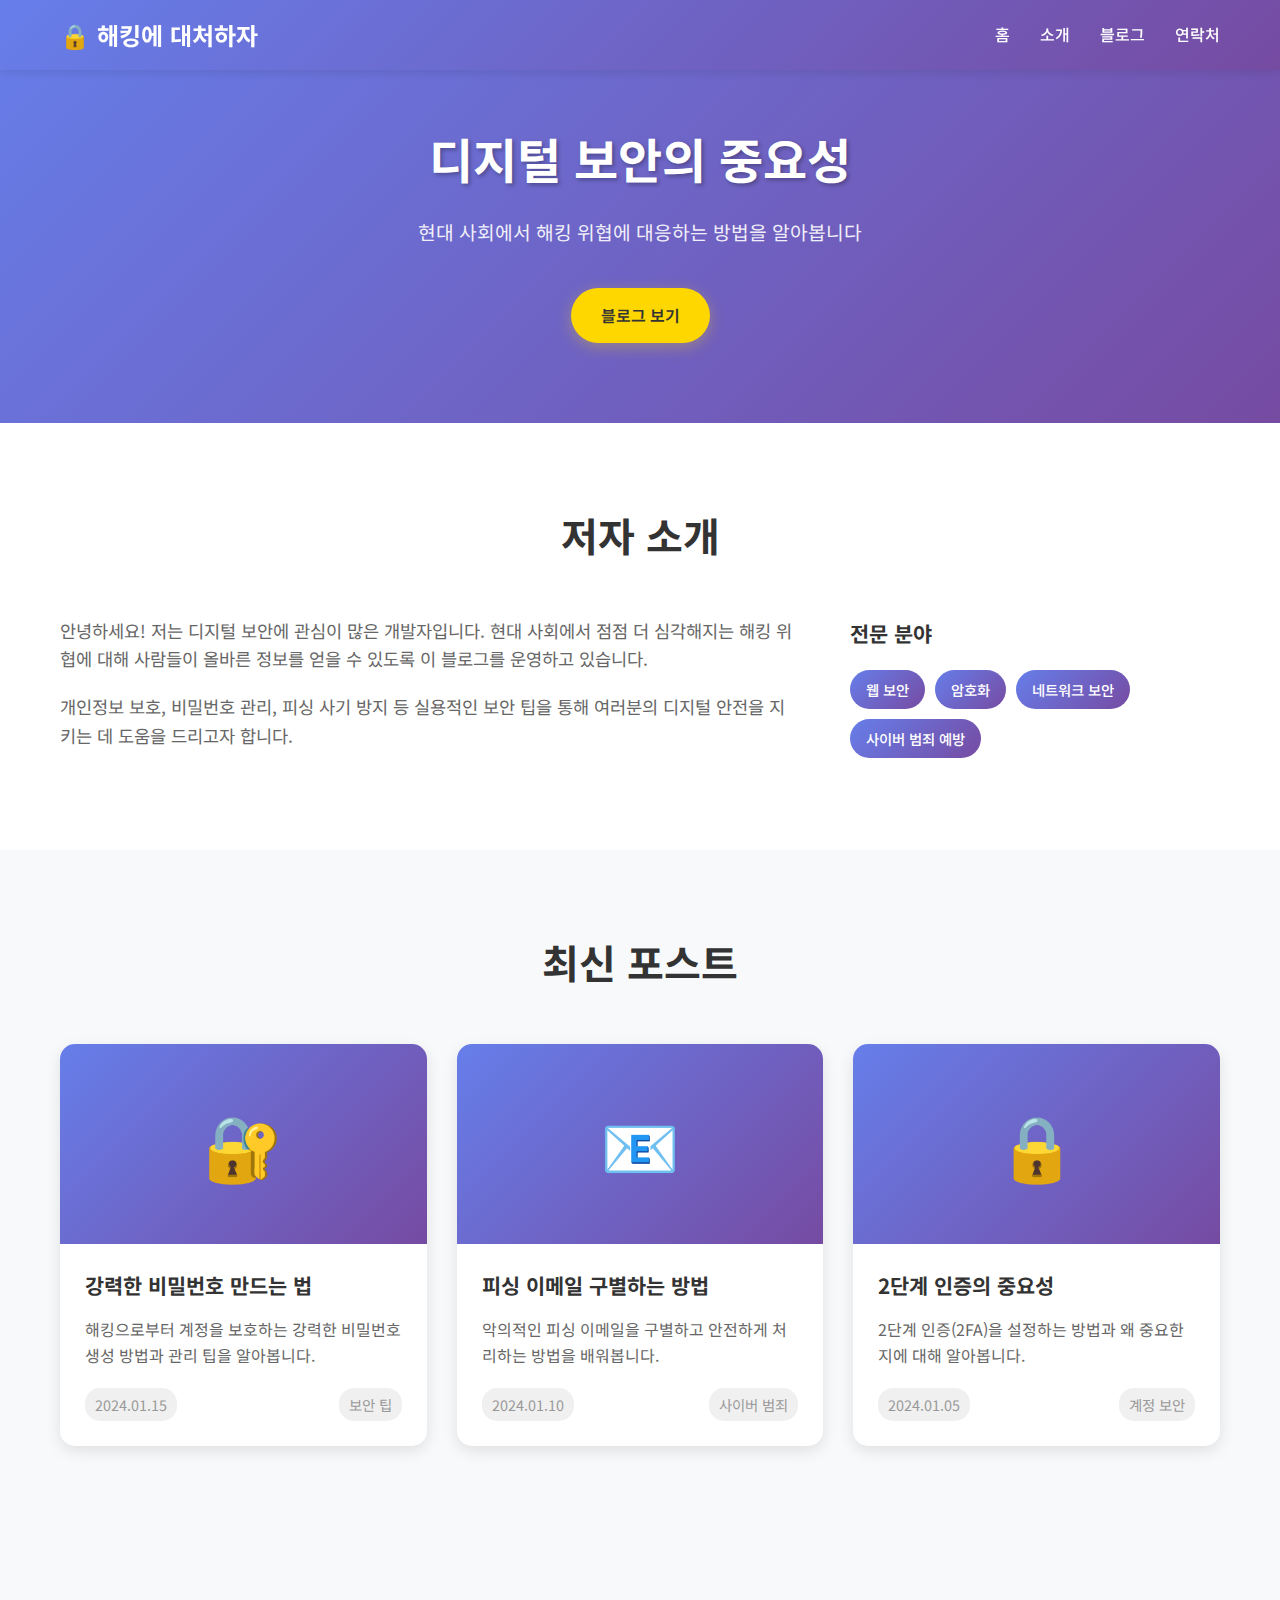
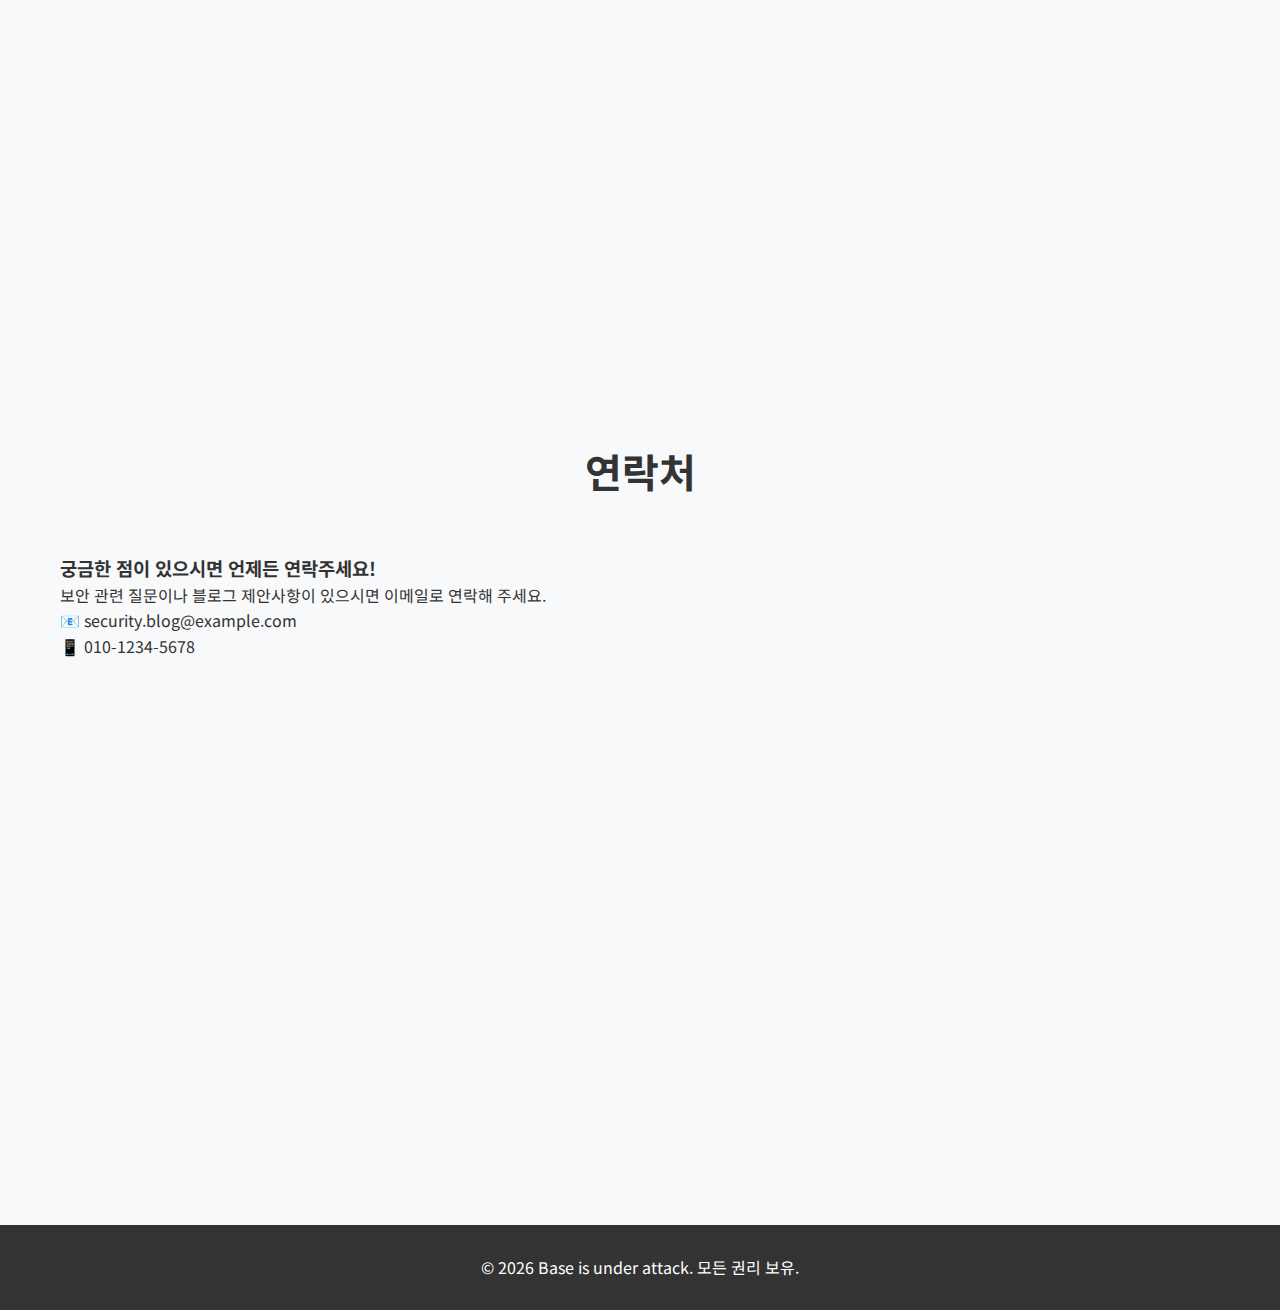
<file: index.html>
<!DOCTYPE html>
<html lang="ko">
<head>
    <meta charset="UTF-8">
    <meta name="viewport" content="width=device-width, initial-scale=1.0">
    <title>해킹에 대처하자 - 보안 블로그</title>
    <link rel="stylesheet" href="styles.css">
    <link href="https://fonts.googleapis.com/css2?family=Noto+Sans+KR:wght@300;400;500;700&display=swap" rel="stylesheet">
</head>
<body>
    <header class="header">
        <nav class="nav">
            <div class="nav-container">
                <h1 class="logo">🔒 해킹에 대처하자</h1>
                <ul class="nav-menu">
                    <li><a href="#home" class="nav-link">홈</a></li>
                    <li><a href="#about" class="nav-link">소개</a></li>
                    <li><a href="#blog" class="nav-link">블로그</a></li>
                    <li><a href="#contact" class="nav-link">연락처</a></li>
                </ul>
            </div>
        </nav>
    </header>

    <main>
        <section id="home" class="hero">
            <div class="hero-container">
                <h2 class="hero-title">디지털 보안의 중요성</h2>
                <p class="hero-subtitle">현대 사회에서 해킹 위협에 대응하는 방법을 알아봅니다</p>
                <a href="#blog" class="cta-button">블로그 보기</a>
            </div>
        </section>

        <section id="about" class="about">
            <div class="container">
                <h2 class="section-title">저자 소개</h2>
                <div class="about-content">
                    <div class="about-text">
                        <p>안녕하세요! 저는 디지털 보안에 관심이 많은 개발자입니다. 현대 사회에서 점점 더 심각해지는 해킹 위협에 대해 사람들이 올바른 정보를 얻을 수 있도록 이 블로그를 운영하고 있습니다.</p>
                        <p>개인정보 보호, 비밀번호 관리, 피싱 사기 방지 등 실용적인 보안 팁을 통해 여러분의 디지털 안전을 지키는 데 도움을 드리고자 합니다.</p>
                    </div>
                    <div class="skills">
                        <h3>전문 분야</h3>
                        <div class="skill-tags">
                            <span class="skill-tag">웹 보안</span>
                            <span class="skill-tag">암호화</span>
                            <span class="skill-tag">네트워크 보안</span>
                            <span class="skill-tag">사이버 범죄 예방</span>
                        </div>
                    </div>
                </div>
            </div>
        </section>

        <section id="blog" class="blog">
            <div class="container">
                <h2 class="section-title">최신 포스트</h2>
                <div class="blog-grid">
                    <article class="blog-card">
                        <div class="blog-card-image">
                            <div class="image-placeholder">🔐</div>
                        </div>
                        <div class="blog-card-content">
                            <h3>강력한 비밀번호 만드는 법</h3>
                            <p>해킹으로부터 계정을 보호하는 강력한 비밀번호 생성 방법과 관리 팁을 알아봅니다.</p>
                            <div class="blog-meta">
                                <span class="date">2024.01.15</span>
                                <span class="category">보안 팁</span>
                            </div>
                        </div>
                    </article>

                    <article class="blog-card">
                        <div class="blog-card-image">
                            <div class="image-placeholder">📧</div>
                        </div>
                        <div class="blog-card-content">
                            <h3>피싱 이메일 구별하는 방법</h3>
                            <p>악의적인 피싱 이메일을 구별하고 안전하게 처리하는 방법을 배워봅니다.</p>
                            <div class="blog-meta">
                                <span class="date">2024.01.10</span>
                                <span class="category">사이버 범죄</span>
                            </div>
                        </div>
                    </article>

                    <article class="blog-card">
                        <div class="blog-card-image">
                            <div class="image-placeholder">🔒</div>
                        </div>
                        <div class="blog-card-content">
                            <h3>2단계 인증의 중요성</h3>
                            <p>2단계 인증(2FA)을 설정하는 방법과 왜 중요한지에 대해 알아봅니다.</p>
                            <div class="blog-meta">
                                <span class="date">2024.01.05</span>
                                <span class="category">계정 보안</span>
                            </div>
                        </div>
                    </article>

                    <article class="blog-card">
                        <div class="blog-card-image">
                            <div class="image-placeholder">💻</div>
                        </div>
                        <div class="blog-card-content">
                            <h3>공용 Wi-Fi 사용 시 주의사항</h3>
                            <p>카페나 공공장소의 무료 Wi-Fi를 안전하게 사용하는 방법을 알아봅니다.</p>
                            <div class="blog-meta">
                                <span class="date">2024.01.01</span>
                                <span class="category">네트워크 보안</span>
                            </div>
                        </div>
                    </article>
                </div>
            </div>
        </section>

        <section id="contact" class="contact">
            <div class="container">
                <h2 class="section-title">연락처</h2>
                <div class="contact-content">
                    <div class="contact-info">
                        <h3>궁금한 점이 있으시면 언제든 연락주세요!</h3>
                        <p>보안 관련 질문이나 블로그 제안사항이 있으시면 이메일로 연락해 주세요.</p>
                        <div class="contact-details">
                            <div class="contact-item">
                                <span class="contact-icon">📧</span>
                                <span>security.blog@example.com</span>
                            </div>
                            <div class="contact-item">
                                <span class="contact-icon">📱</span>
                                <span>010-1234-5678</span>
                            </div>
                        </div>
                    </div>
                    <form class="contact-form">
                        <div class="form-group">
                            <label for="name">이름</label>
                            <input type="text" id="name" name="name" required>
                        </div>
                        <div class="form-group">
                            <label for="email">이메일</label>
                            <input type="email" id="email" name="email" required>
                        </div>
                        <div class="form-group">
                            <label for="message">메시지</label>
                            <textarea id="message" name="message" rows="5" required></textarea>
                        </div>
                        <button type="submit" class="submit-button">메시지 보내기</button>
                    </form>
                </div>
            </div>
        </section>
    </main>

    <footer class="footer">
        <div class="container">
            <p>&copy; 2024 해킹에 대처하자. 모든 권리 보유.</p>
        </div>
    </footer>

    <script src="script.js"></script>
</body>
</html>
</file>
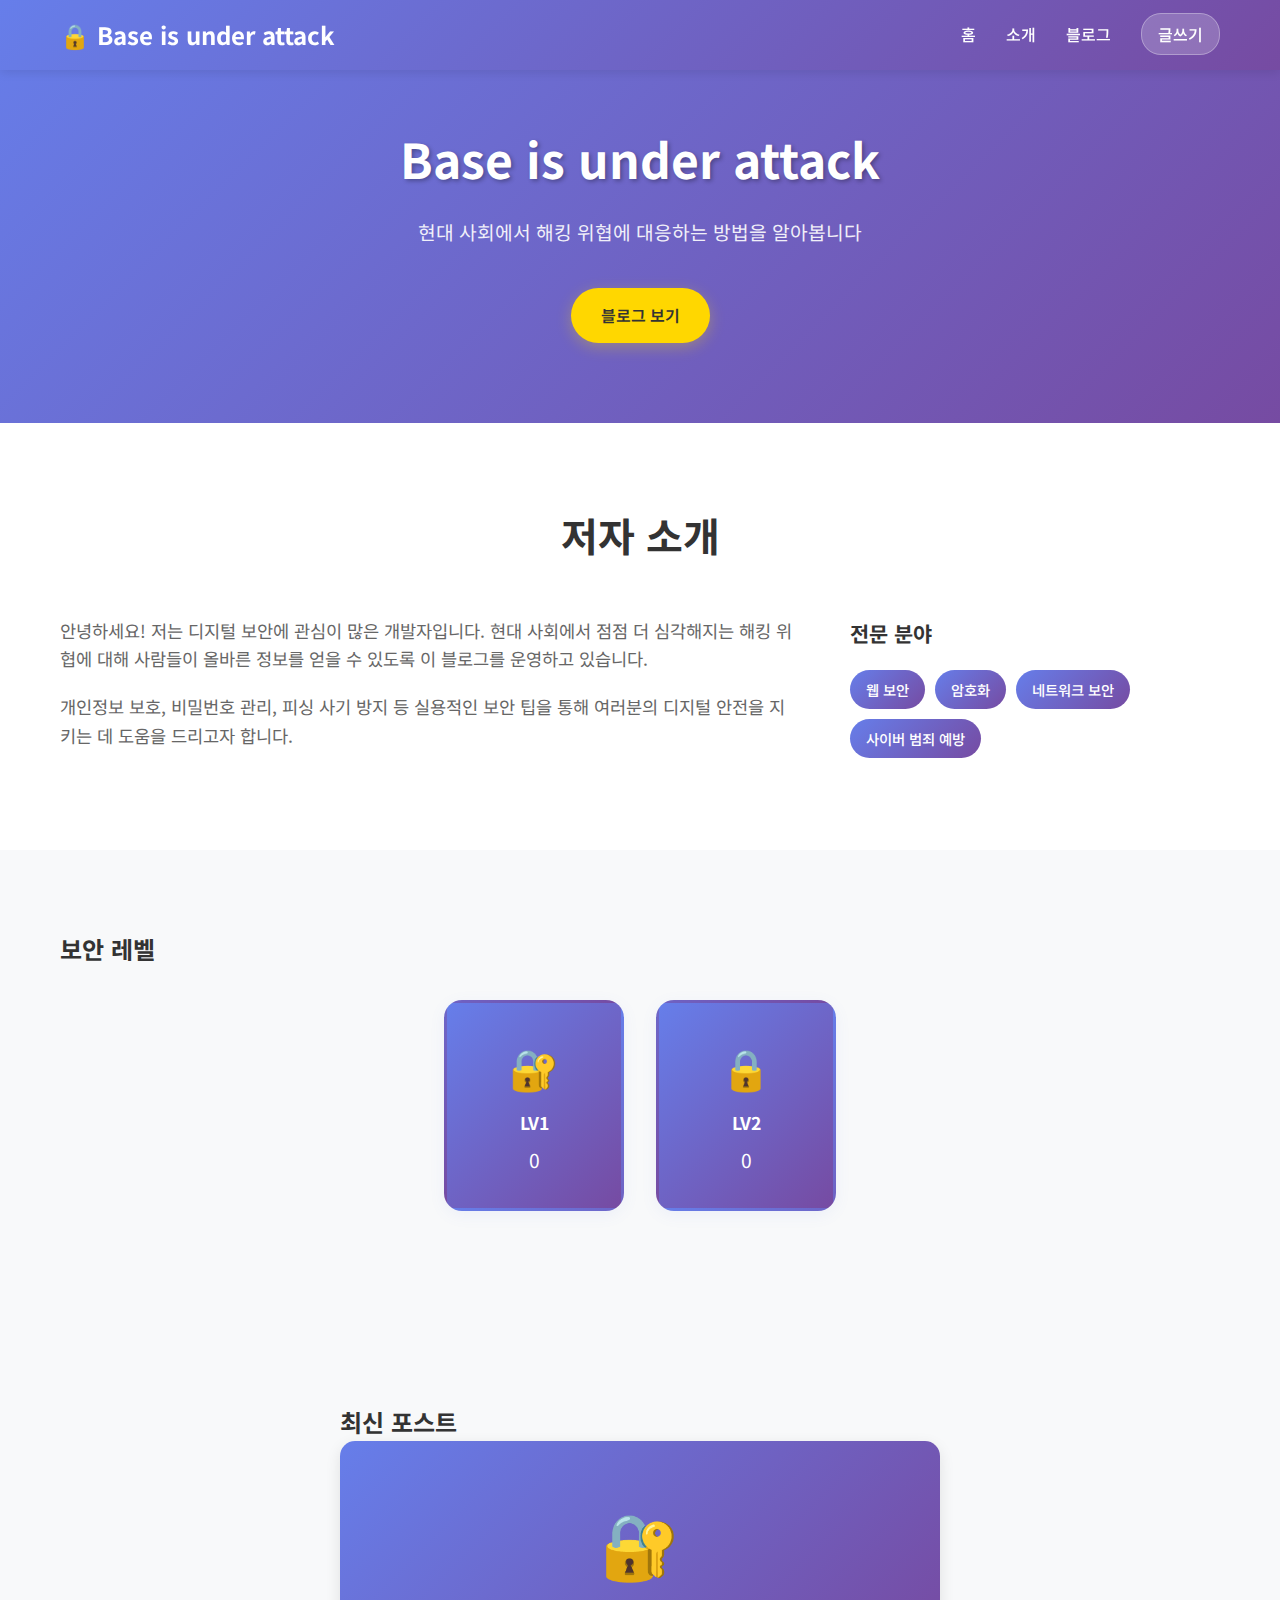
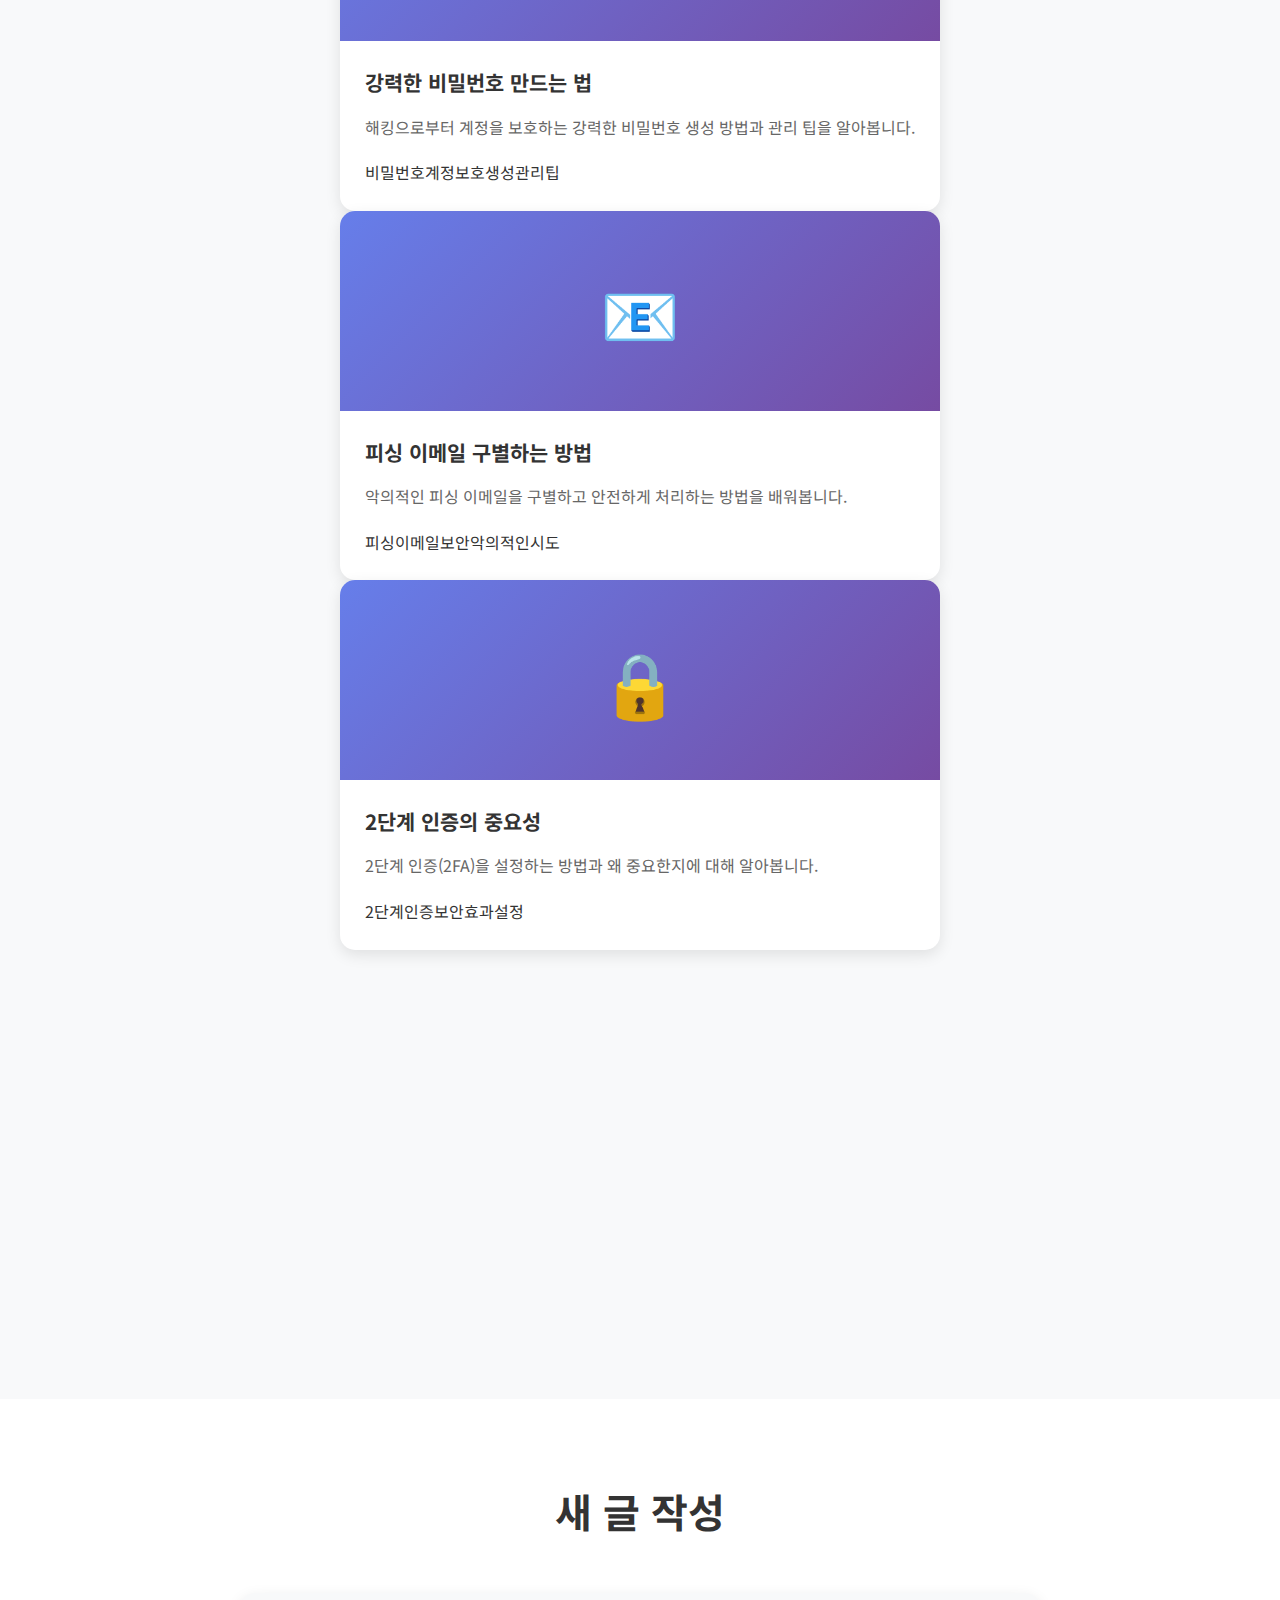
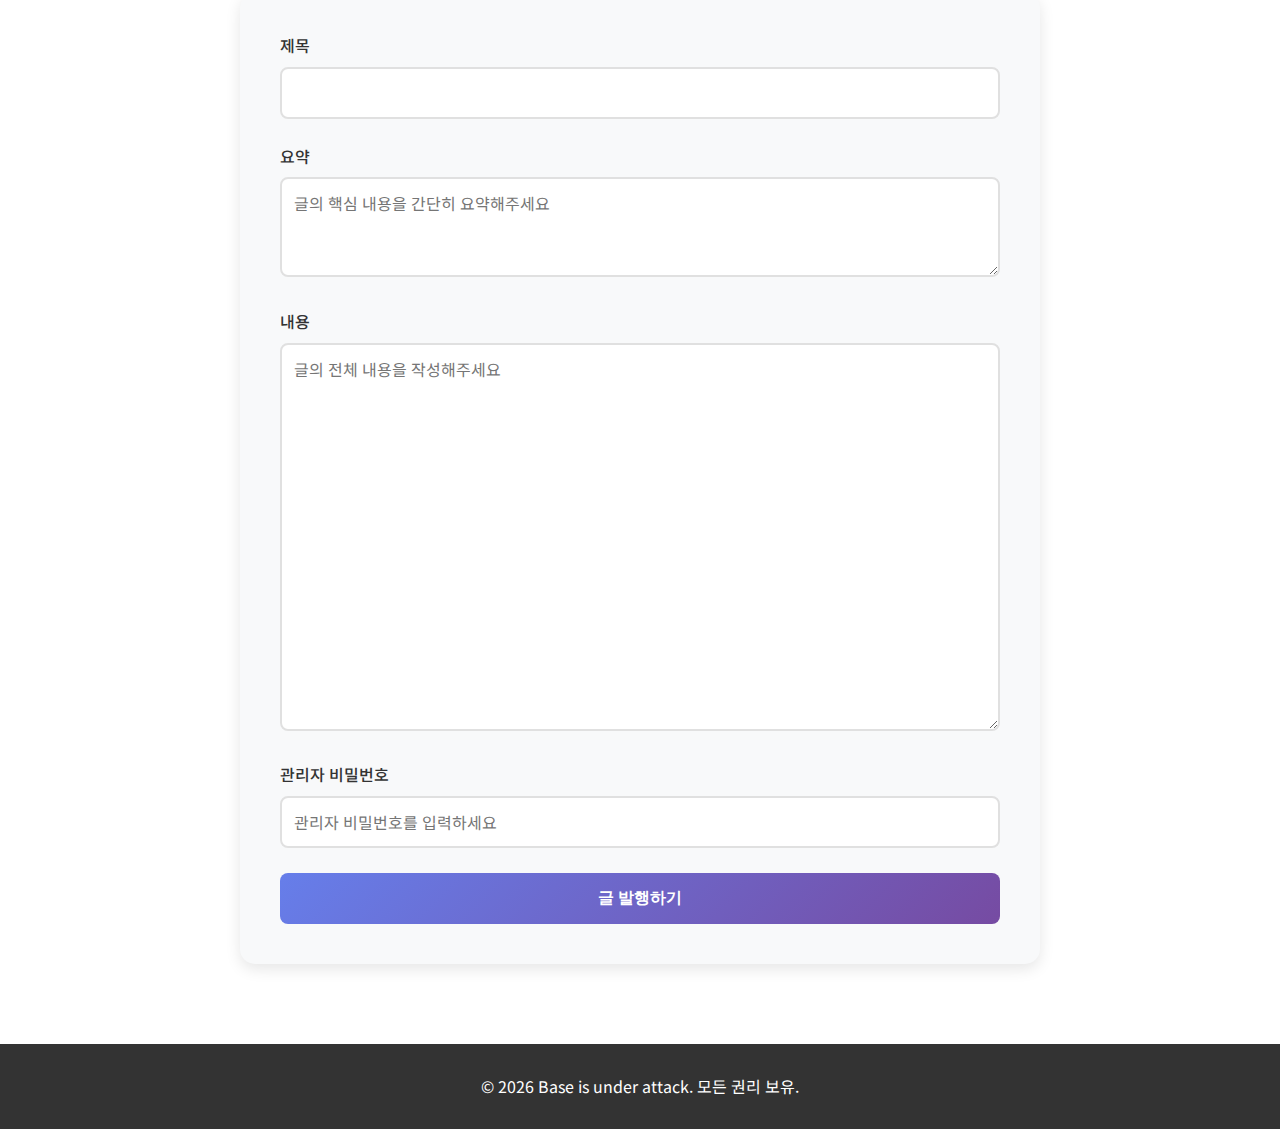
<file: backup/index.html>
<!DOCTYPE html>
<html lang="ko">
<head>
    <meta charset="UTF-8">
    <meta name="viewport" content="width=device-width, initial-scale=1.0">
    <title>Base is under attack - 보안 블로그</title>
    <link rel="stylesheet" href="styles.css">
    <link href="https://fonts.googleapis.com/css2?family=Noto+Sans+KR:wght@300;400;500;700&display=swap" rel="stylesheet">
</head>
<body>
    <header class="header">
        <nav class="nav">
            <div class="nav-container">
                <h1 class="logo">🔒 Base is under attack</h1>
                <ul class="nav-menu">
                    <li><a href="#home" class="nav-link">홈</a></li>
                    <li><a href="#about" class="nav-link">소개</a></li>
                    <li><a href="#blog" class="nav-link">블로그</a></li>
                    <li><a href="#write" class="nav-link write-link">글쓰기</a></li>
                </ul>
            </div>
        </nav>
    </header>

    <main>
        <section id="home" class="hero">
            <div class="hero-container">
                <h2 class="hero-title">Base is under attack</h2>
                <p class="hero-subtitle">현대 사회에서 해킹 위협에 대응하는 방법을 알아봅니다</p>
                <a href="#blog" class="cta-button">블로그 보기</a>
            </div>
        </section>

        <section id="about" class="about">
            <div class="container">
                <h2 class="section-title">저자 소개</h2>
                <div class="about-content">
                    <div class="about-text">
                        <p>안녕하세요! 저는 디지털 보안에 관심이 많은 개발자입니다. 현대 사회에서 점점 더 심각해지는 해킹 위협에 대해 사람들이 올바른 정보를 얻을 수 있도록 이 블로그를 운영하고 있습니다.</p>
                        <p>개인정보 보호, 비밀번호 관리, 피싱 사기 방지 등 실용적인 보안 팁을 통해 여러분의 디지털 안전을 지키는 데 도움을 드리고자 합니다.</p>
                    </div>
                    <div class="skills">
                        <h3>전문 분야</h3>
                        <div class="skill-tags">
                            <span class="skill-tag">웹 보안</span>
                            <span class="skill-tag">암호화</span>
                            <span class="skill-tag">네트워크 보안</span>
                            <span class="skill-tag">사이버 범죄 예방</span>
                        </div>
                    </div>
                </div>
            </div>
        </section>

        <section id="levels" class="levels">
            <div class="container">
                <h2>보안 레벨</h2>
                <div class="level-cards">
                    <div class="level-card" id="lv1-card">
                        <span class="level-icon">🔐</span>
                        <span class="level-label">LV1</span>
                        <span class="level-count" id="lv1-count">0</span>
                    </div>
                    <div class="level-card" id="lv2-card">
                        <span class="level-icon">🔒</span>
                        <span class="level-label">LV2</span>
                        <span class="level-count" id="lv2-count">0</span>
                    </div>
                </div>
            </div>
        </section>

        <section id="blogGrid" class="blog-grid">
            <div class="container">
                <h2>최신 포스트</h2>
                <div id="blogPosts" class="posts-grid"></div>
            </div>
        </section>

        <section id="write" class="write">
            <div class="container">
                <h2 class="section-title">새 글 작성</h2>
                <div class="write-content">
                    <form class="write-form" id="writeForm">
                        <div class="form-group">
                            <label for="title">제목</label>
                            <input type="text" id="title" name="title" required>
                        </div>
                        <div class="form-group">
                            <label for="summary">요약</label>
                            <textarea id="summary" name="summary" rows="3" required placeholder="글의 핵심 내용을 간단히 요약해주세요"></textarea>
                        </div>
                        <div class="form-group">
                            <label for="content">내용</label>
                            <textarea id="content" name="content" rows="15" required placeholder="글의 전체 내용을 작성해주세요"></textarea>
                        </div>
                        <div class="form-group">
                            <label for="adminPassword">관리자 비밀번호</label>
                            <input type="password" id="adminPassword" name="adminPassword" required placeholder="관리자 비밀번호를 입력하세요">
                        </div>
                        <button type="submit" class="submit-button">글 발행하기</button>
                    </form>
                </div>
            </div>
        </section>
    </main>

    <footer class="footer">
        <div class="container">
            <p>&copy; 2024 해킹에 대처하자. 모든 권리 보유.</p>
        </div>
    </footer>

    <!-- 글쓰기 성공 모달 -->
    <div id="successModal" class="modal">
        <div class="modal-content">
            <span class="close">&times;</span>
            <h3>✅ 글 발행 완료!</h3>
            <p>새 글이 성공적으로 발행되었습니다.</p>
            <button class="modal-button" onclick="closeModal()">확인</button>
        </div>
    </div>

    <!-- 비밀번호 오류 모달 -->
    <div id="errorModal" class="modal">
        <div class="modal-content">
            <span class="close">&times;</span>
            <h3>❌ 접근 거부</h3>
            <p>관리자 비밀번호가 올바르지 않습니다.</p>
            <button class="modal-button" onclick="closeModal()">확인</button>
        </div>
    </div>

    <script src="script.js"></script>
</body>
</html>
</file>
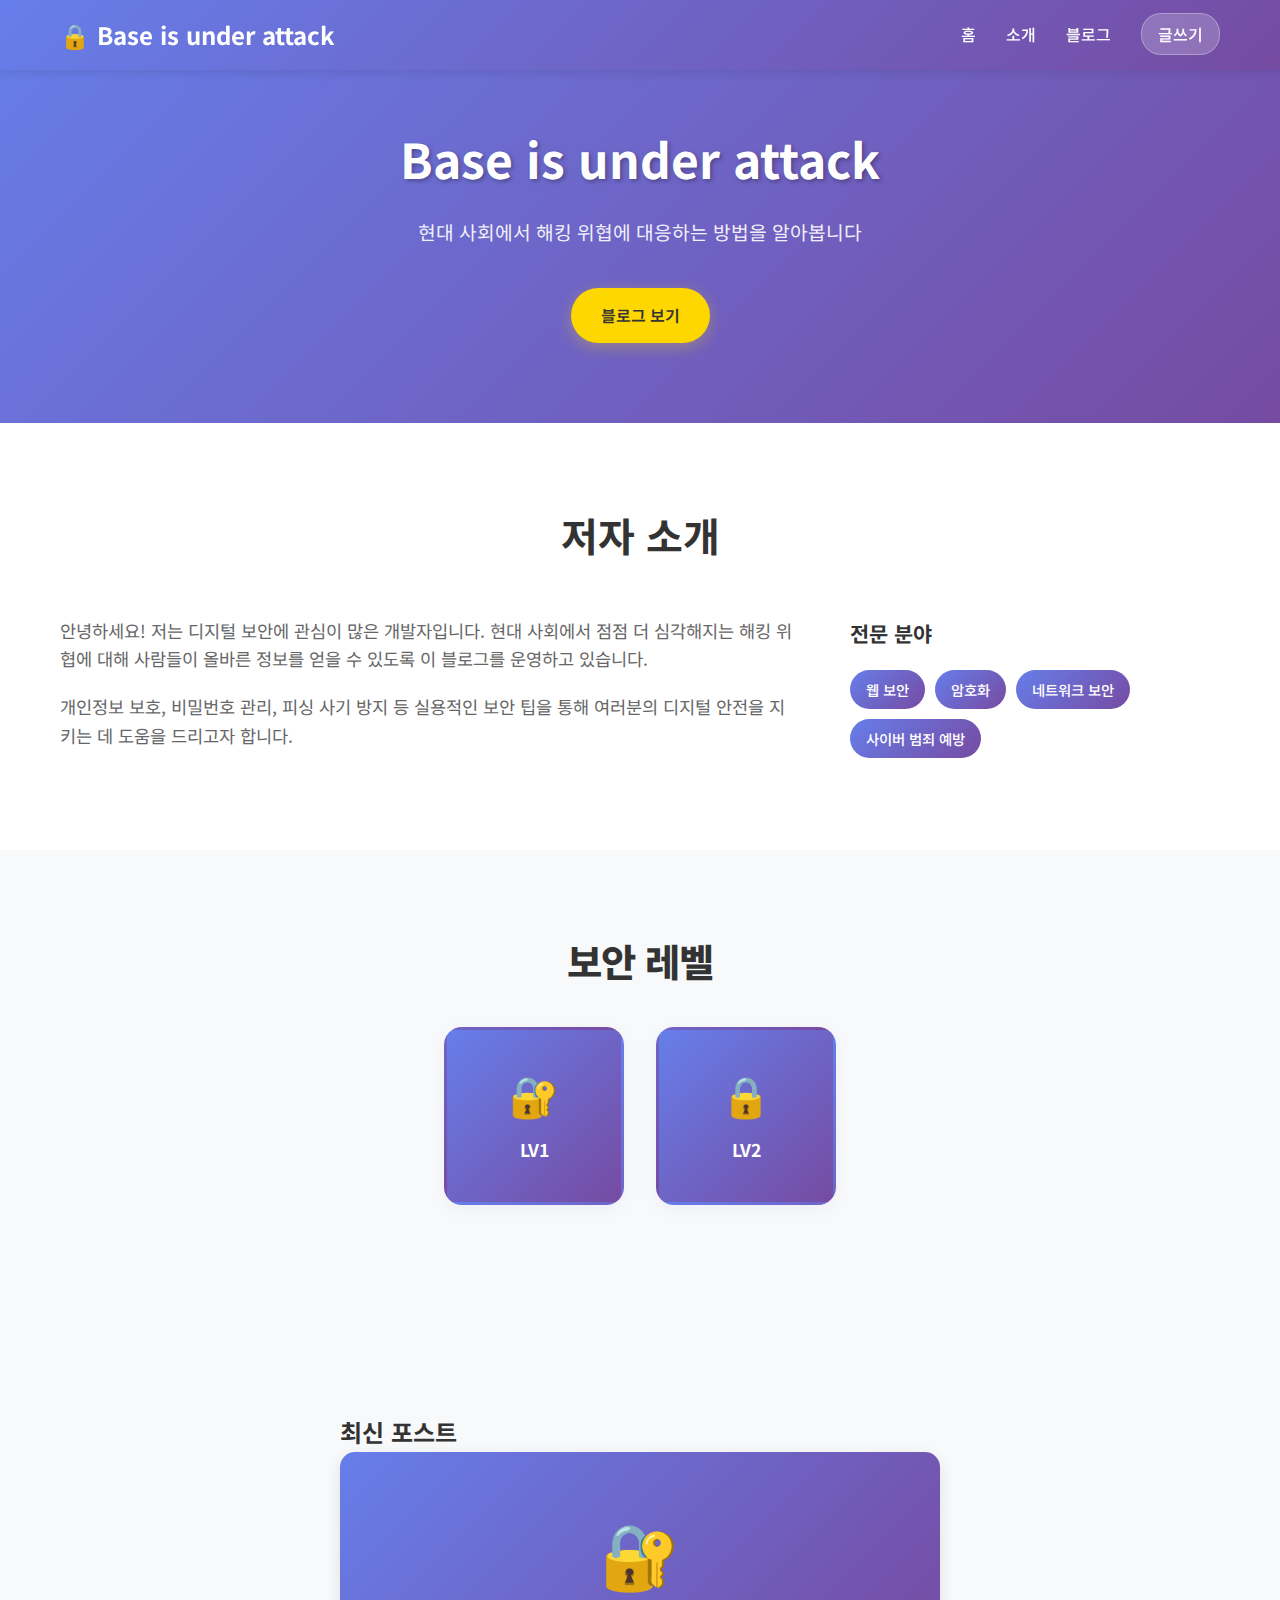
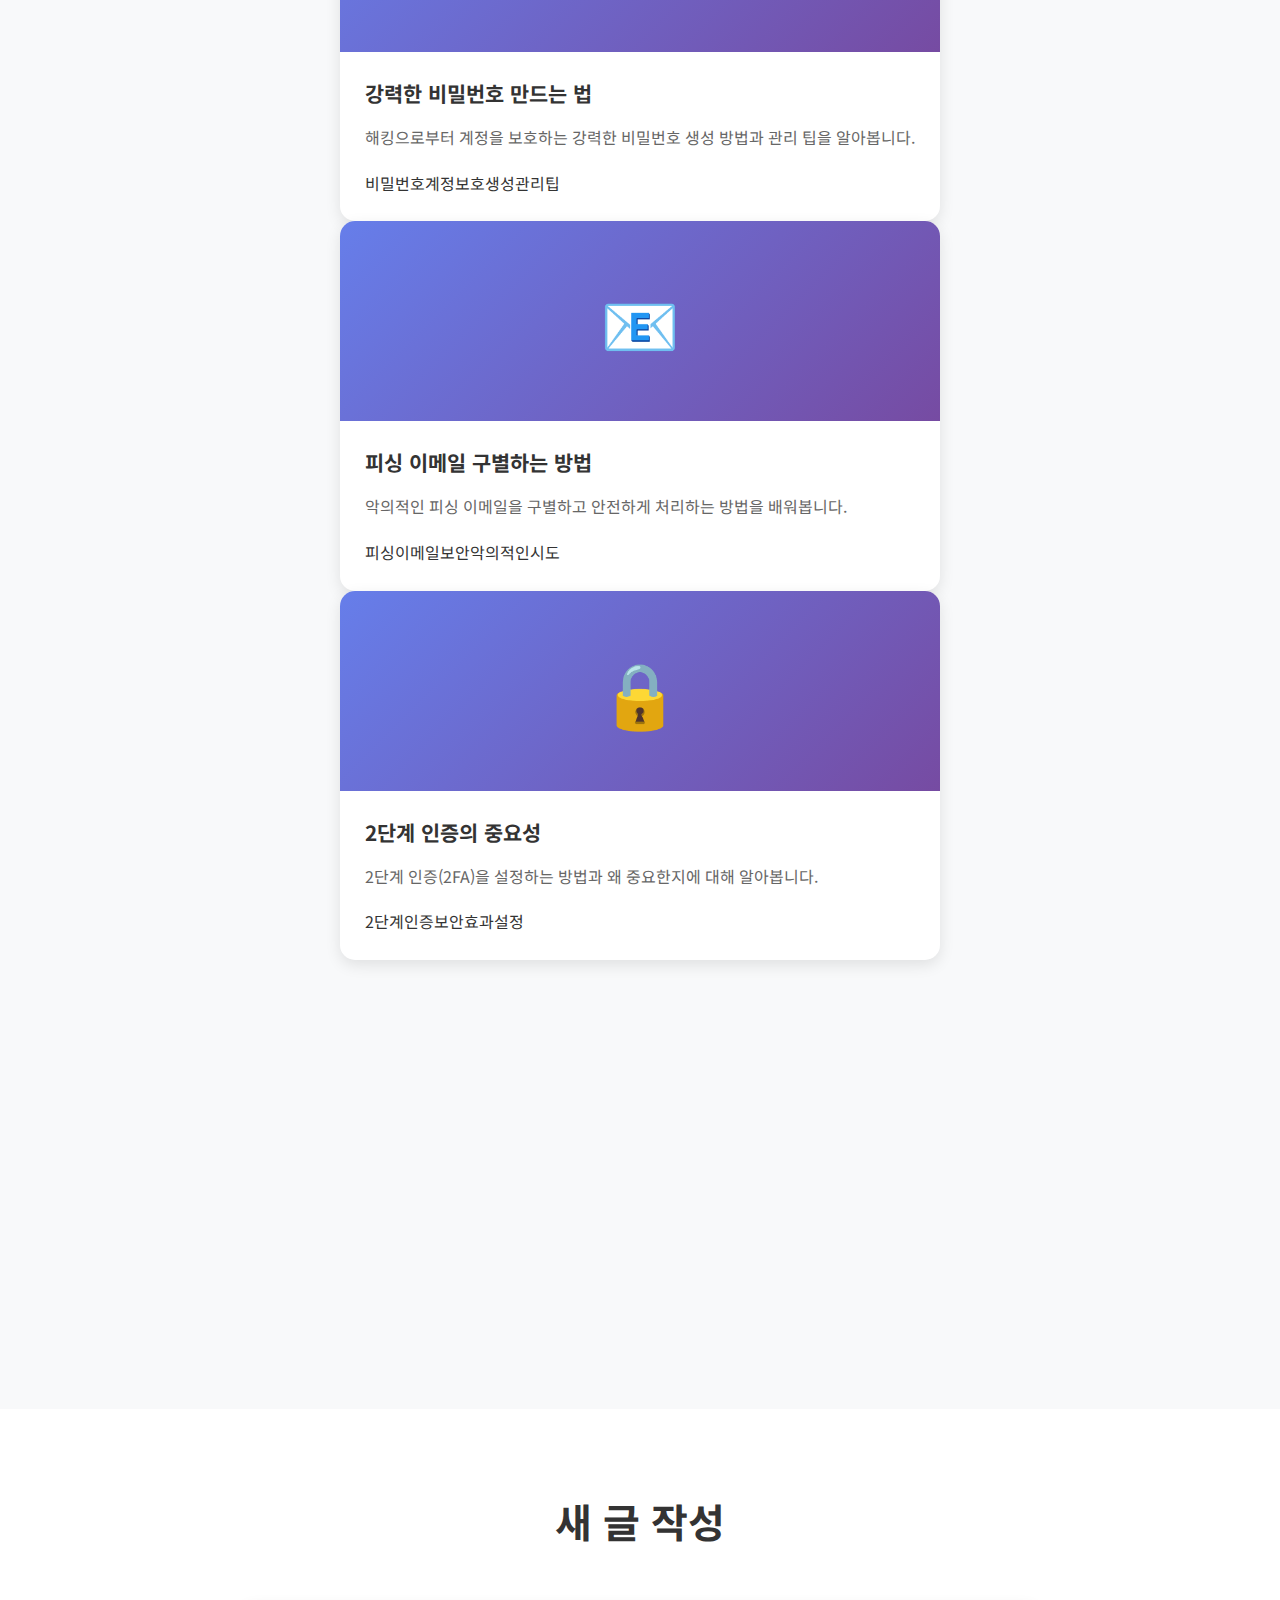
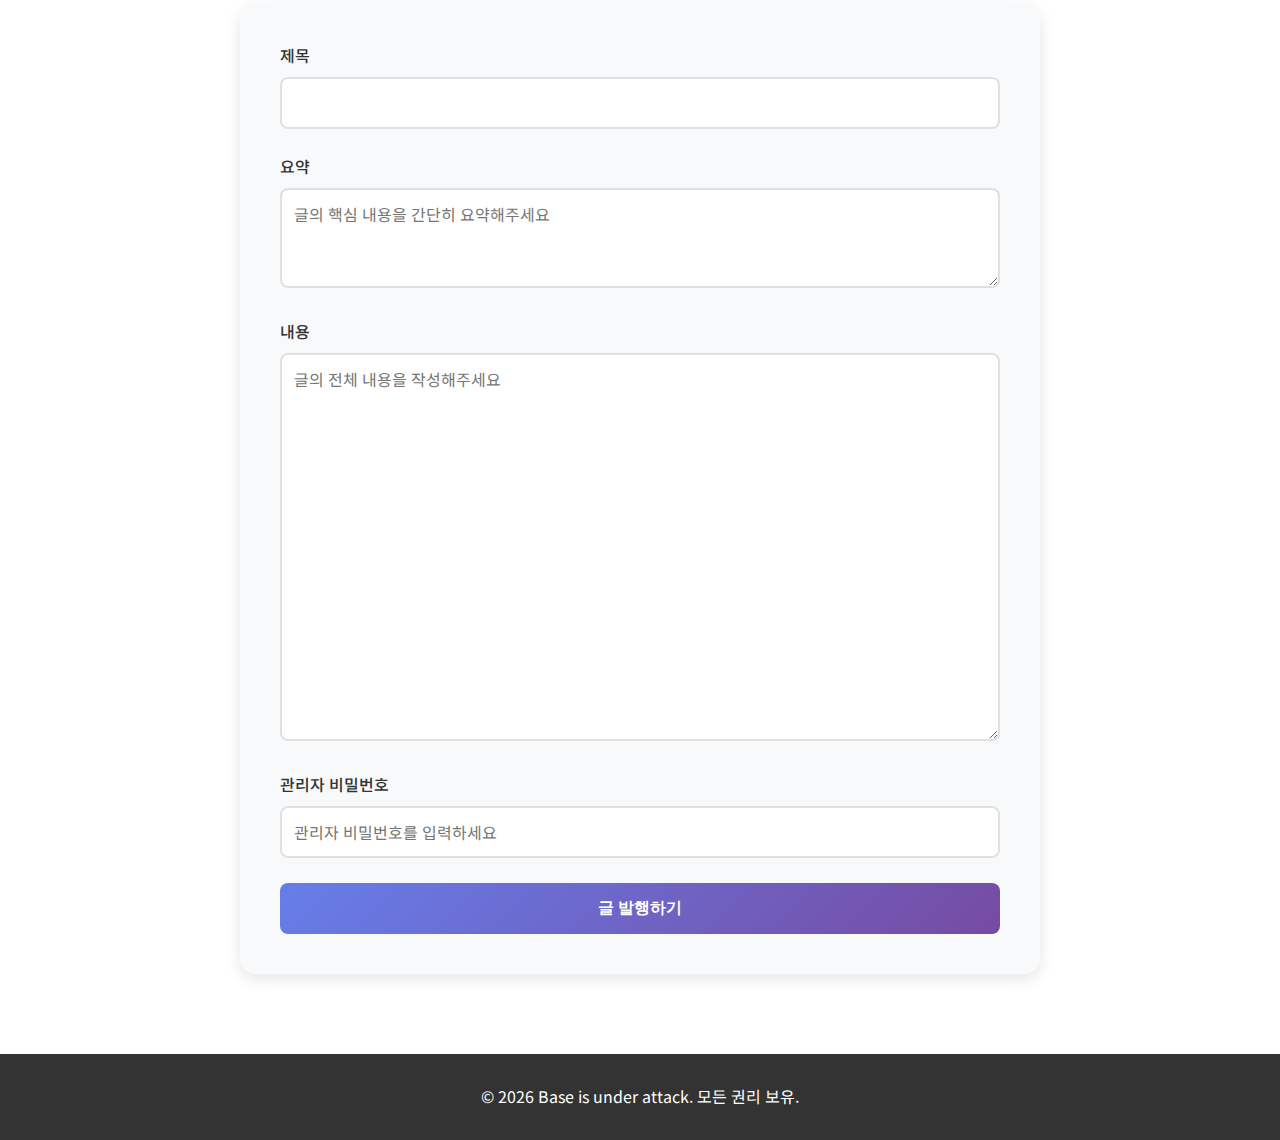
<file: backup/새 폴더/index.html>
<!DOCTYPE html>
<html lang="ko">
<head>
    <meta charset="UTF-8">
    <meta name="viewport" content="width=device-width, initial-scale=1.0">
    <title>Base is under attack - 보안 블로그</title>
    <link rel="stylesheet" href="styles.css">
    <link href="https://fonts.googleapis.com/css2?family=Noto+Sans+KR:wght@300;400;500;700&display=swap" rel="stylesheet">
</head>
<body>
    <header class="header">
        <nav class="nav">
            <div class="nav-container">
                <h1 class="logo">🔒 Base is under attack</h1>
                <ul class="nav-menu">
                    <li><a href="#home" class="nav-link">홈</a></li>
                    <li><a href="#about" class="nav-link">소개</a></li>
                    <li><a href="#blog" class="nav-link">블로그</a></li>
                    <li><a href="#write" class="nav-link write-link">글쓰기</a></li>
                </ul>
            </div>
        </nav>
    </header>

    <main>
        <section id="home" class="hero">
            <div class="hero-container">
                <h2 class="hero-title">Base is under attack</h2>
                <p class="hero-subtitle">현대 사회에서 해킹 위협에 대응하는 방법을 알아봅니다</p>
                <a href="#blog" class="cta-button">블로그 보기</a>
            </div>
        </section>

        <section id="about" class="about">
            <div class="container">
                <h2 class="section-title">저자 소개</h2>
                <div class="about-content">
                    <div class="about-text">
                        <p>안녕하세요! 저는 디지털 보안에 관심이 많은 개발자입니다. 현대 사회에서 점점 더 심각해지는 해킹 위협에 대해 사람들이 올바른 정보를 얻을 수 있도록 이 블로그를 운영하고 있습니다.</p>
                        <p>개인정보 보호, 비밀번호 관리, 피싱 사기 방지 등 실용적인 보안 팁을 통해 여러분의 디지털 안전을 지키는 데 도움을 드리고자 합니다.</p>
                    </div>
                    <div class="skills">
                        <h3>전문 분야</h3>
                        <div class="skill-tags">
                            <span class="skill-tag">웹 보안</span>
                            <span class="skill-tag">암호화</span>
                            <span class="skill-tag">네트워크 보안</span>
                            <span class="skill-tag">사이버 범죄 예방</span>
                        </div>
                    </div>
                </div>
            </div>
        </section>

        <section id="levels" class="levels">
            <div class="container">
                <h2>보안 레벨</h2>
                <div class="level-cards">
                    <div class="level-card" id="lv1-card">
                        <span class="level-icon">🔐</span>
                        <span class="level-label">LV1</span>
                        <span class="level-count" id="lv1-count">0</span>
                    </div>
                    <div class="level-card" id="lv2-card">
                        <span class="level-icon">🔒</span>
                        <span class="level-label">LV2</span>
                        <span class="level-count" id="lv2-count">0</span>
                    </div>
                </div>
            </div>
        </section>

        <section id="blogGrid" class="blog-grid">
            <div class="container">
                <h2>최신 포스트</h2>
                <div id="blogPosts" class="posts-grid"></div>
            </div>
        </section>

        <section id="write" class="write">
            <div class="container">
                <h2 class="section-title">새 글 작성</h2>
                <div class="write-content">
                    <form class="write-form" id="writeForm">
                        <div class="form-group">
                            <label for="title">제목</label>
                            <input type="text" id="title" name="title" required>
                        </div>
                        <div class="form-group">
                            <label for="summary">요약</label>
                            <textarea id="summary" name="summary" rows="3" required placeholder="글의 핵심 내용을 간단히 요약해주세요"></textarea>
                        </div>
                        <div class="form-group">
                            <label for="content">내용</label>
                            <textarea id="content" name="content" rows="15" required placeholder="글의 전체 내용을 작성해주세요"></textarea>
                        </div>
                        <div class="form-group">
                            <label for="adminPassword">관리자 비밀번호</label>
                            <input type="password" id="adminPassword" name="adminPassword" required placeholder="관리자 비밀번호를 입력하세요">
                        </div>
                        <button type="submit" class="submit-button">글 발행하기</button>
                    </form>
                </div>
            </div>
        </section>
    </main>

    <footer class="footer">
        <div class="container">
            <p>&copy; 2024 해킹에 대처하자. 모든 권리 보유.</p>
        </div>
    </footer>

    <!-- 글쓰기 성공 모달 -->
    <div id="successModal" class="modal">
        <div class="modal-content">
            <span class="close">&times;</span>
            <h3>✅ 글 발행 완료!</h3>
            <p>새 글이 성공적으로 발행되었습니다.</p>
            <button class="modal-button" onclick="closeModal()">확인</button>
        </div>
    </div>

    <!-- 비밀번호 오류 모달 -->
    <div id="errorModal" class="modal">
        <div class="modal-content">
            <span class="close">&times;</span>
            <h3>❌ 접근 거부</h3>
            <p>관리자 비밀번호가 올바르지 않습니다.</p>
            <button class="modal-button" onclick="closeModal()">확인</button>
        </div>
    </div>

    <!-- 포스트 상세 모달 -->
    <div id="postDetailModal" class="modal">
        <div class="modal-content">
            <span class="close" onclick="closePostDetail()">&times;</span>
            <div id="postDetailContent"></div>
        </div>
    </div>

    <script src="script.js"></script>
</body>
</html>
</file>
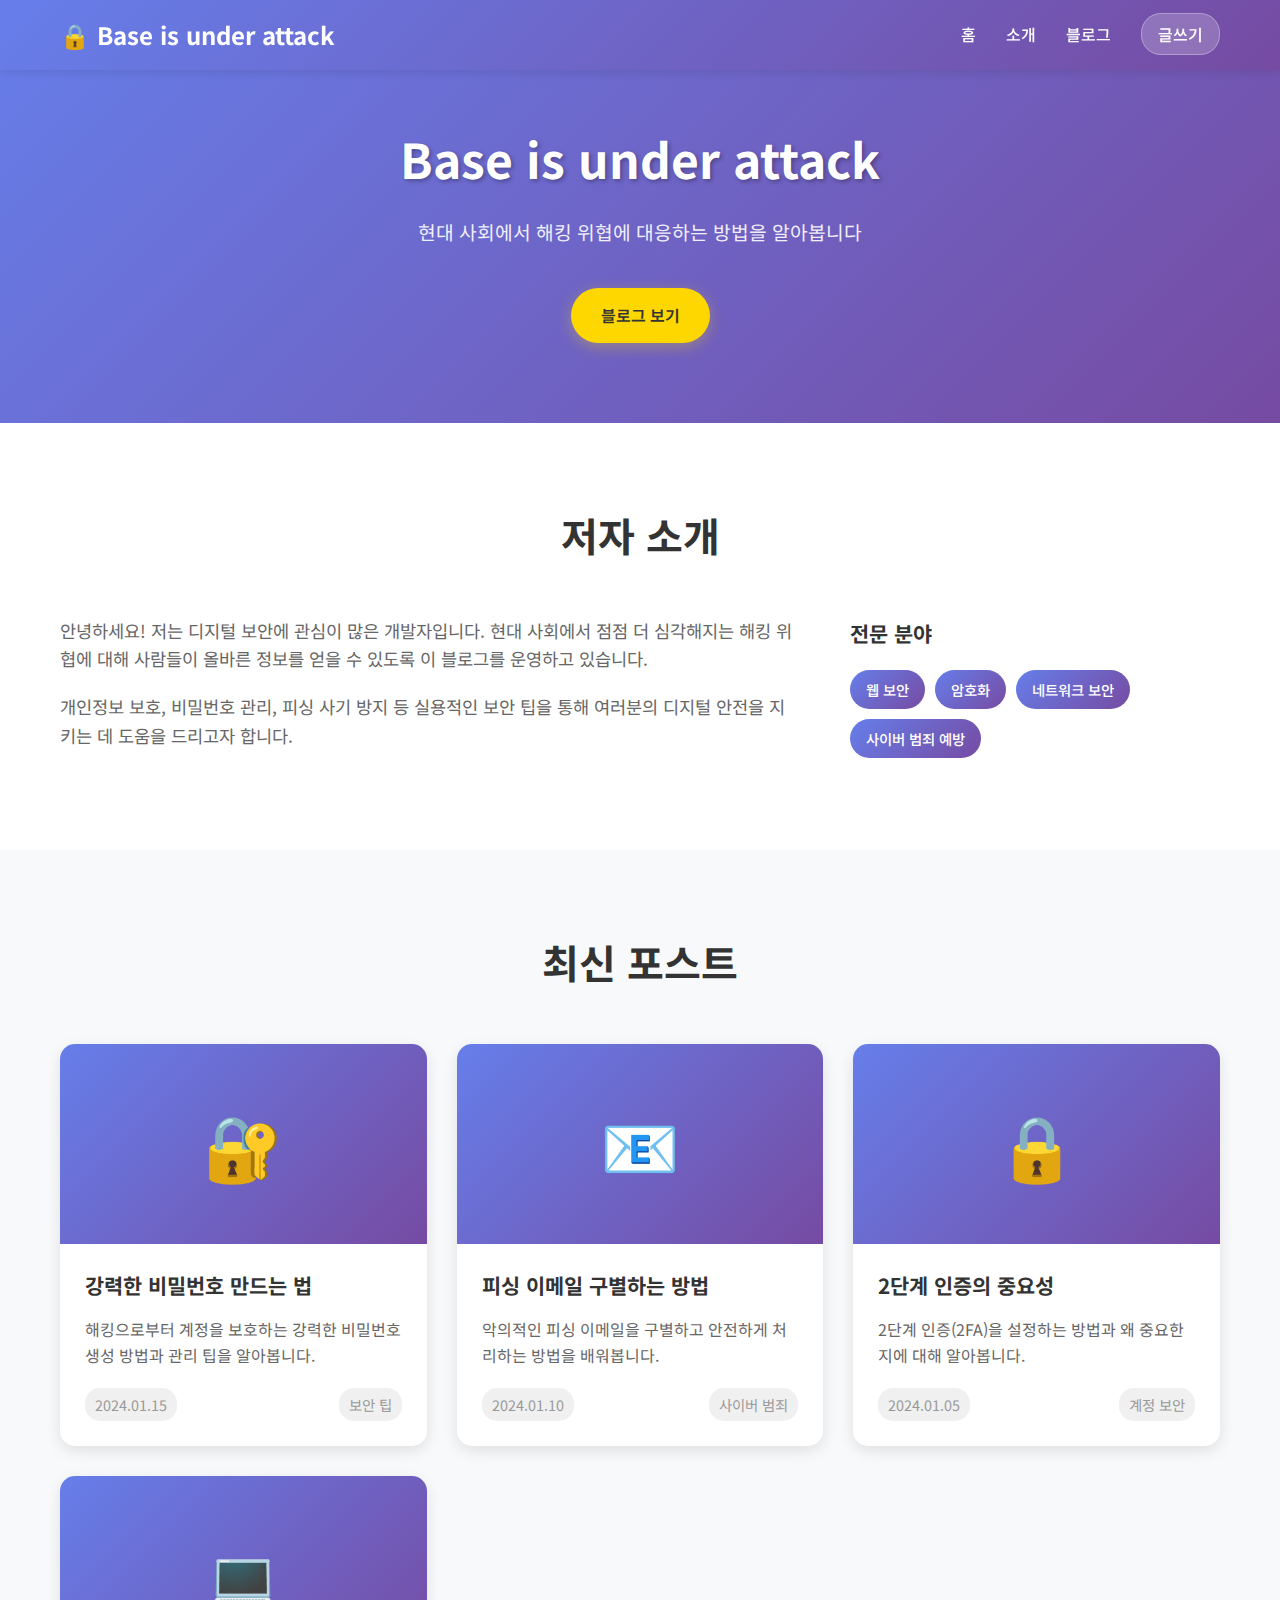
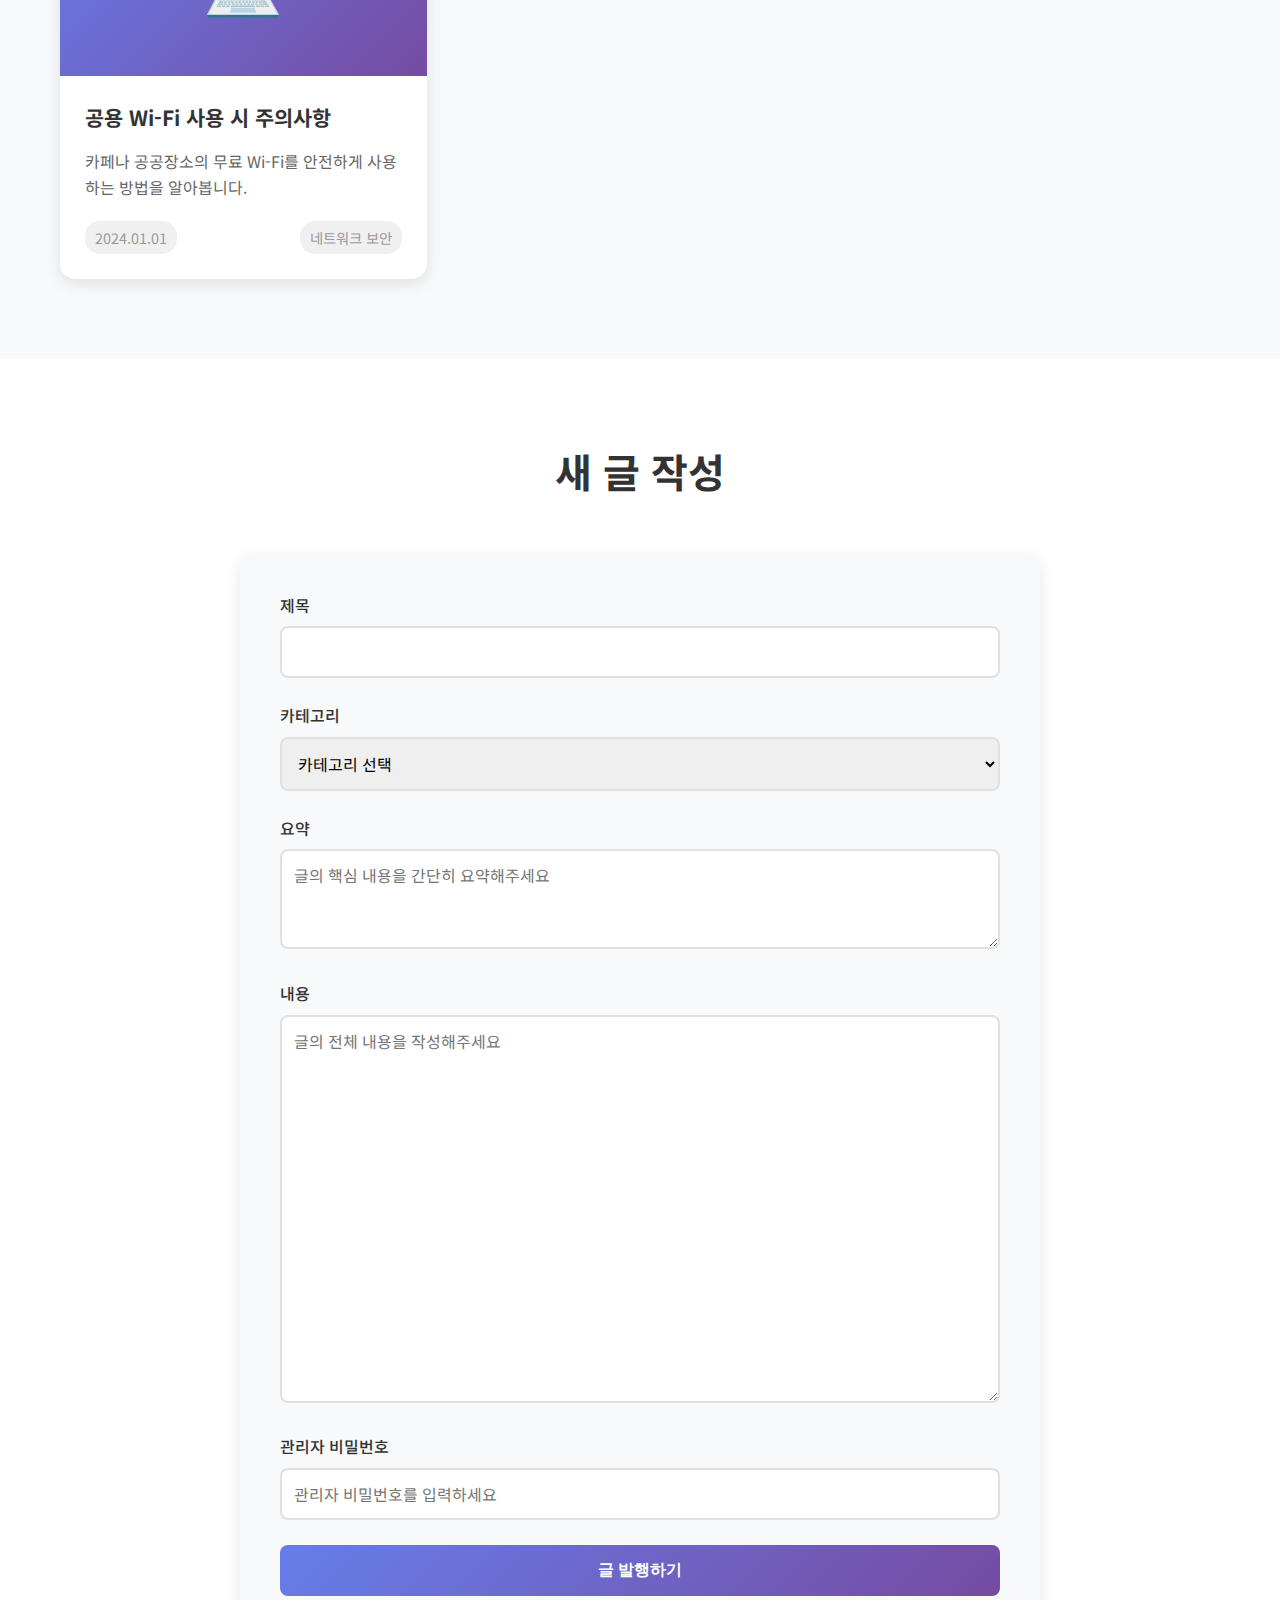
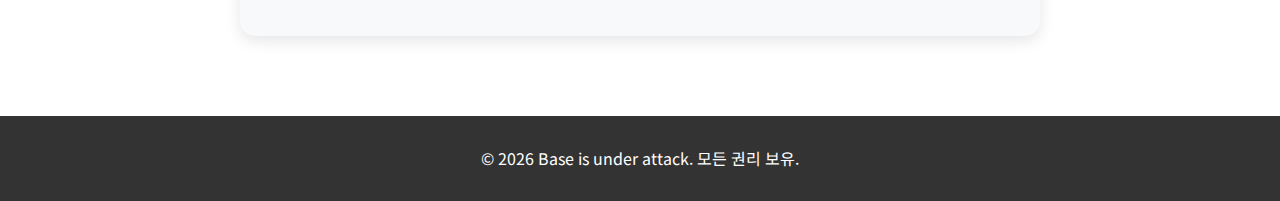
<file: hacking-defense-blog-main/hacking-defense-blog-main/index.html>
<!DOCTYPE html>
<html lang="ko">
<head>
    <meta charset="UTF-8">
    <meta name="viewport" content="width=device-width, initial-scale=1.0">
    <title>Base is under attack - 보안 블로그</title>
    <link rel="stylesheet" href="styles.css">
    <link href="https://fonts.googleapis.com/css2?family=Noto+Sans+KR:wght@300;400;500;700&display=swap" rel="stylesheet">
</head>
<body>
    <header class="header">
        <nav class="nav">
            <div class="nav-container">
                <h1 class="logo">🔒 Base is under attack</h1>
                <ul class="nav-menu">
                    <li><a href="#home" class="nav-link">홈</a></li>
                    <li><a href="#about" class="nav-link">소개</a></li>
                    <li><a href="#blog" class="nav-link">블로그</a></li>
                    <li><a href="#write" class="nav-link write-link">글쓰기</a></li>
                </ul>
            </div>
        </nav>
    </header>

    <main>
        <section id="home" class="hero">
            <div class="hero-container">
                <h2 class="hero-title">Base is under attack</h2>
                <p class="hero-subtitle">현대 사회에서 해킹 위협에 대응하는 방법을 알아봅니다</p>
                <a href="#blog" class="cta-button">블로그 보기</a>
            </div>
        </section>

        <section id="about" class="about">
            <div class="container">
                <h2 class="section-title">저자 소개</h2>
                <div class="about-content">
                    <div class="about-text">
                        <p>안녕하세요! 저는 디지털 보안에 관심이 많은 개발자입니다. 현대 사회에서 점점 더 심각해지는 해킹 위협에 대해 사람들이 올바른 정보를 얻을 수 있도록 이 블로그를 운영하고 있습니다.</p>
                        <p>개인정보 보호, 비밀번호 관리, 피싱 사기 방지 등 실용적인 보안 팁을 통해 여러분의 디지털 안전을 지키는 데 도움을 드리고자 합니다.</p>
                    </div>
                    <div class="skills">
                        <h3>전문 분야</h3>
                        <div class="skill-tags">
                            <span class="skill-tag">웹 보안</span>
                            <span class="skill-tag">암호화</span>
                            <span class="skill-tag">네트워크 보안</span>
                            <span class="skill-tag">사이버 범죄 예방</span>
                        </div>
                    </div>
                </div>
            </div>
        </section>

        <section id="blog" class="blog">
            <div class="container">
                <h2 class="section-title">최신 포스트</h2>
                <div class="blog-grid" id="blogGrid">
                    <!-- 블로그 포스트들이 동적으로 추가됩니다 -->
                </div>
            </div>
        </section>

        <section id="write" class="write">
            <div class="container">
                <h2 class="section-title">새 글 작성</h2>
                <div class="write-content">
                    <form class="write-form" id="writeForm">
                        <div class="form-group">
                            <label for="title">제목</label>
                            <input type="text" id="title" name="title" required>
                        </div>
                        <div class="form-group">
                            <label for="category">카테고리</label>
                            <select id="category" name="category" required>
                                <option value="">카테고리 선택</option>
                                <option value="보안 팁">보안 팁</option>
                                <option value="사이버 범죄">사이버 범죄</option>
                                <option value="계정 보안">계정 보안</option>
                                <option value="네트워크 보안">네트워크 보안</option>
                                <option value="암호화">암호화</option>
                            </select>
                        </div>
                        <div class="form-group">
                            <label for="summary">요약</label>
                            <textarea id="summary" name="summary" rows="3" required placeholder="글의 핵심 내용을 간단히 요약해주세요"></textarea>
                        </div>
                        <div class="form-group">
                            <label for="content">내용</label>
                            <textarea id="content" name="content" rows="15" required placeholder="글의 전체 내용을 작성해주세요"></textarea>
                        </div>
                        <div class="form-group">
                            <label for="adminPassword">관리자 비밀번호</label>
                            <input type="password" id="adminPassword" name="adminPassword" required placeholder="관리자 비밀번호를 입력하세요">
                        </div>
                        <button type="submit" class="submit-button">글 발행하기</button>
                    </form>
                </div>
            </div>
        </section>
    </main>

    <footer class="footer">
        <div class="container">
            <p>&copy; 2024 해킹에 대처하자. 모든 권리 보유.</p>
        </div>
    </footer>

    <!-- 글쓰기 성공 모달 -->
    <div id="successModal" class="modal">
        <div class="modal-content">
            <span class="close">&times;</span>
            <h3>✅ 글 발행 완료!</h3>
            <p>새 글이 성공적으로 발행되었습니다.</p>
            <button class="modal-button" onclick="closeModal()">확인</button>
        </div>
    </div>

    <!-- 비밀번호 오류 모달 -->
    <div id="errorModal" class="modal">
        <div class="modal-content">
            <span class="close">&times;</span>
            <h3>❌ 접근 거부</h3>
            <p>관리자 비밀번호가 올바르지 않습니다.</p>
            <button class="modal-button" onclick="closeModal()">확인</button>
        </div>
    </div>

    <script src="script.js"></script>
</body>
</html>
</file>
<file: styles.css>
/* 기본 스타일 리셋 */
* {
    margin: 0;
    padding: 0;
    box-sizing: border-box;
}

body {
    font-family: 'Noto Sans KR', sans-serif;
    line-height: 1.6;
    color: #333;
    background-color: #f8f9fa;
}

.container {
    max-width: 1200px;
    margin: 0 auto;
    padding: 0 20px;
}

/* 헤더 스타일 */
.header {
    background: linear-gradient(135deg, #667eea 0%, #764ba2 100%);
    box-shadow: 0 2px 10px rgba(0,0,0,0.1);
    position: fixed;
    top: 0;
    width: 100%;
    z-index: 1000;
}

.nav-container {
    max-width: 1200px;
    margin: 0 auto;
    padding: 0 20px;
    display: flex;
    justify-content: space-between;
    align-items: center;
    height: 70px;
}

.logo {
    color: white;
    font-size: 1.5rem;
    font-weight: 700;
}

.nav-menu {
    display: flex;
    list-style: none;
    gap: 30px;
}

.nav-link {
    color: white;
    text-decoration: none;
    font-weight: 500;
    transition: color 0.3s ease;
}

.nav-link:hover {
    color: #ffd700;
}

.write-link {
    background: rgba(255, 255, 255, 0.2);
    padding: 8px 16px;
    border-radius: 20px;
    border: 1px solid rgba(255, 255, 255, 0.3);
}

.write-link:hover {
    background: rgba(255, 255, 255, 0.3);
}

/* 히어로 섹션 */
.hero {
    background: linear-gradient(135deg, #667eea 0%, #764ba2 100%);
    color: white;
    padding: 120px 0 80px;
    text-align: center;
}

.hero-container {
    max-width: 800px;
    margin: 0 auto;
    padding: 0 20px;
}

.hero-title {
    font-size: 3rem;
    font-weight: 700;
    margin-bottom: 20px;
    text-shadow: 2px 2px 4px rgba(0,0,0,0.3);
}

.hero-subtitle {
    font-size: 1.2rem;
    margin-bottom: 40px;
    opacity: 0.9;
}

.cta-button {
    display: inline-block;
    background: #ffd700;
    color: #333;
    padding: 15px 30px;
    text-decoration: none;
    border-radius: 50px;
    font-weight: 600;
    transition: all 0.3s ease;
    box-shadow: 0 4px 15px rgba(255, 215, 0, 0.3);
}

.cta-button:hover {
    transform: translateY(-2px);
    box-shadow: 0 6px 20px rgba(255, 215, 0, 0.4);
}

/* 섹션 공통 스타일 */
section {
    padding: 80px 0;
}

.section-title {
    text-align: center;
    font-size: 2.5rem;
    font-weight: 700;
    margin-bottom: 50px;
    color: #333;
}

/* 소개 섹션 */
.about {
    background: white;
}

.about-content {
    display: grid;
    grid-template-columns: 2fr 1fr;
    gap: 50px;
    align-items: start;
}

.about-text p {
    font-size: 1.1rem;
    margin-bottom: 20px;
    color: #666;
}

.skills h3 {
    font-size: 1.3rem;
    margin-bottom: 20px;
    color: #333;
}

.skill-tags {
    display: flex;
    flex-wrap: wrap;
    gap: 10px;
}

.skill-tag {
    background: linear-gradient(135deg, #667eea 0%, #764ba2 100%);
    color: white;
    padding: 8px 16px;
    border-radius: 25px;
    font-size: 0.9rem;
    font-weight: 500;
}

/* 블로그 섹션 */
.blog {
    background: #f8f9fa;
}

.blog-grid {
    display: grid;
    grid-template-columns: repeat(auto-fit, minmax(300px, 1fr));
    gap: 30px;
}

.blog-card {
    background: white;
    border-radius: 15px;
    overflow: hidden;
    box-shadow: 0 5px 15px rgba(0,0,0,0.1);
    transition: transform 0.3s ease, box-shadow 0.3s ease;
    cursor: pointer;
}

.blog-card:hover {
    transform: translateY(-5px);
    box-shadow: 0 10px 25px rgba(0,0,0,0.15);
}

.blog-card-image {
    height: 200px;
    background: linear-gradient(135deg, #667eea 0%, #764ba2 100%);
    display: flex;
    align-items: center;
    justify-content: center;
}

.image-placeholder {
    font-size: 4rem;
    color: white;
}

.blog-card-content {
    padding: 25px;
}

.blog-card-content h3 {
    font-size: 1.3rem;
    margin-bottom: 15px;
    color: #333;
}

.blog-card-content p {
    color: #666;
    margin-bottom: 20px;
    line-height: 1.6;
}

.blog-meta {
    display: flex;
    justify-content: space-between;
    font-size: 0.9rem;
    color: #999;
}

.date, .category {
    background: #f0f0f0;
    padding: 5px 10px;
    border-radius: 15px;
}

/* 글쓰기 섹션 */
.write {
    background: white;
}

.write-content {
    max-width: 800px;
    margin: 0 auto;
}

.write-form {
    background: #f8f9fa;
    padding: 40px;
    border-radius: 15px;
    box-shadow: 0 5px 15px rgba(0,0,0,0.1);
}

.form-group {
    margin-bottom: 25px;
}

.form-group label {
    display: block;
    margin-bottom: 8px;
    font-weight: 500;
    color: #333;
}

.form-group input,
.form-group select,
.form-group textarea {
    width: 100%;
    padding: 12px;
    border: 2px solid #e0e0e0;
    border-radius: 8px;
    font-size: 1rem;
    transition: border-color 0.3s ease;
    font-family: inherit;
}

.form-group input:focus,
.form-group select:focus,
.form-group textarea:focus {
    outline: none;
    border-color: #667eea;
}

.form-group textarea {
    resize: vertical;
    min-height: 100px;
}

.submit-button {
    background: linear-gradient(135deg, #667eea 0%, #764ba2 100%);
    color: white;
    padding: 15px 30px;
    border: none;
    border-radius: 8px;
    font-size: 1rem;
    font-weight: 600;
    cursor: pointer;
    transition: all 0.3s ease;
    width: 100%;
}

.submit-button:hover {
    transform: translateY(-2px);
    box-shadow: 0 5px 15px rgba(102, 126, 234, 0.4);
}

/* 모달 스타일 */
.modal {
    display: none;
    position: fixed;
    z-index: 2000;
    left: 0;
    top: 0;
    width: 100%;
    height: 100%;
    background-color: rgba(0,0,0,0.5);
    backdrop-filter: blur(5px);
}

.modal-content {
    background: #23272f;
    color: #fff;
    padding: 32px 24px 24px 24px;
    border-radius: 16px;
    min-width: 280px;
    max-width: 90vw;
    max-height: 80vh;
    overflow-y: auto;
}

#modal-title {
    margin-top: 0;
    margin-bottom: 18px;
    font-size: 1.3rem;
    font-weight: bold;
    text-align: center;
    color: white;
}

#modal-list li {
    padding: 8px 0;
    border-bottom: 1px solid #333;
    font-size: 1.1rem;
    color: white;
    cursor: pointer;
    transition: background-color 0.2s ease;
}
#modal-list li:hover {
    background-color: rgba(255, 255, 255, 0.08);
}
#modal-list li:last-child {
    border-bottom: none;
}

.close {
    background: rgba(255, 255, 255, 0.2);
    border-radius: 50%;
    width: 30px;
    height: 30px;
    display: flex;
    align-items: center;
    justify-content: center;
    font-size: 1.5rem;
    transition: background-color 0.2s ease, color 0.2s ease;
}
.close:hover {
    background: rgba(255, 255, 255, 0.4);
    color: #fff;
}

.modal-button {
    background: linear-gradient(135deg, #667eea 0%, #764ba2 100%);
    color: white;
    padding: 12px 25px;
    border: none;
    border-radius: 8px;
    font-size: 1rem;
    font-weight: 600;
    cursor: pointer;
    transition: all 0.3s ease;
}

.modal-button:hover {
    transform: translateY(-2px);
    box-shadow: 0 5px 15px rgba(102, 126, 234, 0.4);
}

/* 푸터 */
.footer {
    background: #333;
    color: white;
    text-align: center;
    padding: 30px 0;
}

/* 반응형 디자인 */
@media (max-width: 768px) {
    .nav-menu {
        display: none;
    }
    
    .hero-title {
        font-size: 2rem;
    }
    
    .about-content {
        grid-template-columns: 1fr;
        gap: 30px;
    }
    
    .blog-grid {
        grid-template-columns: 1fr;
    }
    
    .section-title {
        font-size: 2rem;
    }
    
    .write-form {
        padding: 25px;
    }
}

@media (max-width: 480px) {
    .hero-title {
        font-size: 1.5rem;
    }
    
    .hero-subtitle {
        font-size: 1rem;
    }
    
    .container {
        padding: 0 15px;
    }
    
    .blog-card-content {
        padding: 20px;
    }
    
    .write-form {
        padding: 20px;
    }
    
    .modal-content {
        margin: 20% auto;
        padding: 25px;
    }
}

.delete-btn {
    opacity: 0;
    pointer-events: none;
    transition: opacity 0.2s;
    width: 32px;
    height: 32px;
    border: none;
    border-radius: 8px;
    background: rgba(255,255,255,0.8);
    color: #764ba2;
    font-size: 1.3rem;
    font-weight: bold;
    cursor: pointer;
    display: flex;
    align-items: center;
    justify-content: center;
    box-shadow: 0 2px 6px rgba(0,0,0,0.08);
}
.blog-card:hover .delete-btn {
    opacity: 1;
    pointer-events: auto;
}

.levels h2 {
    text-align: center;
    font-size: 2.4rem;
    font-weight: 800;
    margin-bottom: 36px;
    margin-top: 0;
    letter-spacing: -1px;
}

.level-cards {
    display: flex;
    flex-direction: row;
    gap: 32px;
    justify-content: center;
    margin: 32px 0 48px 0;
}

.level-card {
    background: linear-gradient(135deg, #667eea 0%, #764ba2 100%);
    color: #fff;
    border-radius: 18px;
    box-shadow: 0 4px 16px rgba(102,126,234,0.08);
    padding: 32px 36px;
    min-width: 180px;
    text-align: center;
    font-size: 1.2rem;
    cursor: pointer;
    position: relative;
    transition: box-shadow 0.2s, border 0.2s, background 0.2s;
    border: 3px solid transparent;
}

.level-card.active {
    border: 3px solid #ffd700;
    background: linear-gradient(135deg, #ffd700 0%, #ffe066 100%);
    color: #333;
    box-shadow: 0 8px 32px rgba(255,215,0,0.18);
}

.level-icon {
    font-size: 2.5rem;
    margin-bottom: 10px;
    display: block;
}

.level-label {
    font-weight: bold;
    font-size: 1.1rem;
    margin-bottom: 6px;
    display: block;
}

.level-count {
    display: none;
}
</file>
<file: backup/styles.css>
/* 기본 스타일 리셋 */
* {
    margin: 0;
    padding: 0;
    box-sizing: border-box;
}

body {
    font-family: 'Noto Sans KR', sans-serif;
    line-height: 1.6;
    color: #333;
    background-color: #f8f9fa;
}

.container {
    max-width: 1200px;
    margin: 0 auto;
    padding: 0 20px;
}

/* 헤더 스타일 */
.header {
    background: linear-gradient(135deg, #667eea 0%, #764ba2 100%);
    box-shadow: 0 2px 10px rgba(0,0,0,0.1);
    position: fixed;
    top: 0;
    width: 100%;
    z-index: 1000;
}

.nav-container {
    max-width: 1200px;
    margin: 0 auto;
    padding: 0 20px;
    display: flex;
    justify-content: space-between;
    align-items: center;
    height: 70px;
}

.logo {
    color: white;
    font-size: 1.5rem;
    font-weight: 700;
}

.nav-menu {
    display: flex;
    list-style: none;
    gap: 30px;
}

.nav-link {
    color: white;
    text-decoration: none;
    font-weight: 500;
    transition: color 0.3s ease;
}

.nav-link:hover {
    color: #ffd700;
}

.write-link {
    background: rgba(255, 255, 255, 0.2);
    padding: 8px 16px;
    border-radius: 20px;
    border: 1px solid rgba(255, 255, 255, 0.3);
}

.write-link:hover {
    background: rgba(255, 255, 255, 0.3);
}

/* 히어로 섹션 */
.hero {
    background: linear-gradient(135deg, #667eea 0%, #764ba2 100%);
    color: white;
    padding: 120px 0 80px;
    text-align: center;
}

.hero-container {
    max-width: 800px;
    margin: 0 auto;
    padding: 0 20px;
}

.hero-title {
    font-size: 3rem;
    font-weight: 700;
    margin-bottom: 20px;
    text-shadow: 2px 2px 4px rgba(0,0,0,0.3);
}

.hero-subtitle {
    font-size: 1.2rem;
    margin-bottom: 40px;
    opacity: 0.9;
}

.cta-button {
    display: inline-block;
    background: #ffd700;
    color: #333;
    padding: 15px 30px;
    text-decoration: none;
    border-radius: 50px;
    font-weight: 600;
    transition: all 0.3s ease;
    box-shadow: 0 4px 15px rgba(255, 215, 0, 0.3);
}

.cta-button:hover {
    transform: translateY(-2px);
    box-shadow: 0 6px 20px rgba(255, 215, 0, 0.4);
}

/* 섹션 공통 스타일 */
section {
    padding: 80px 0;
}

.section-title {
    text-align: center;
    font-size: 2.5rem;
    font-weight: 700;
    margin-bottom: 50px;
    color: #333;
}

/* 소개 섹션 */
.about {
    background: white;
}

.about-content {
    display: grid;
    grid-template-columns: 2fr 1fr;
    gap: 50px;
    align-items: start;
}

.about-text p {
    font-size: 1.1rem;
    margin-bottom: 20px;
    color: #666;
}

.skills h3 {
    font-size: 1.3rem;
    margin-bottom: 20px;
    color: #333;
}

.skill-tags {
    display: flex;
    flex-wrap: wrap;
    gap: 10px;
}

.skill-tag {
    background: linear-gradient(135deg, #667eea 0%, #764ba2 100%);
    color: white;
    padding: 8px 16px;
    border-radius: 25px;
    font-size: 0.9rem;
    font-weight: 500;
}

/* 블로그 섹션 */
.blog {
    background: #f8f9fa;
}

.blog-grid {
    display: grid;
    grid-template-columns: repeat(auto-fit, minmax(300px, 1fr));
    gap: 30px;
}

.blog-card {
    background: white;
    border-radius: 15px;
    overflow: hidden;
    box-shadow: 0 5px 15px rgba(0,0,0,0.1);
    transition: transform 0.3s ease, box-shadow 0.3s ease;
    cursor: pointer;
}

.blog-card:hover {
    transform: translateY(-5px);
    box-shadow: 0 10px 25px rgba(0,0,0,0.15);
}

.blog-card-image {
    height: 200px;
    background: linear-gradient(135deg, #667eea 0%, #764ba2 100%);
    display: flex;
    align-items: center;
    justify-content: center;
}

.image-placeholder {
    font-size: 4rem;
    color: white;
}

.blog-card-content {
    padding: 25px;
}

.blog-card-content h3 {
    font-size: 1.3rem;
    margin-bottom: 15px;
    color: #333;
}

.blog-card-content p {
    color: #666;
    margin-bottom: 20px;
    line-height: 1.6;
}

.blog-meta {
    display: flex;
    justify-content: space-between;
    font-size: 0.9rem;
    color: #999;
}

.date, .category {
    background: #f0f0f0;
    padding: 5px 10px;
    border-radius: 15px;
}

/* 글쓰기 섹션 */
.write {
    background: white;
}

.write-content {
    max-width: 800px;
    margin: 0 auto;
}

.write-form {
    background: #f8f9fa;
    padding: 40px;
    border-radius: 15px;
    box-shadow: 0 5px 15px rgba(0,0,0,0.1);
}

.form-group {
    margin-bottom: 25px;
}

.form-group label {
    display: block;
    margin-bottom: 8px;
    font-weight: 500;
    color: #333;
}

.form-group input,
.form-group select,
.form-group textarea {
    width: 100%;
    padding: 12px;
    border: 2px solid #e0e0e0;
    border-radius: 8px;
    font-size: 1rem;
    transition: border-color 0.3s ease;
    font-family: inherit;
}

.form-group input:focus,
.form-group select:focus,
.form-group textarea:focus {
    outline: none;
    border-color: #667eea;
}

.form-group textarea {
    resize: vertical;
    min-height: 100px;
}

.submit-button {
    background: linear-gradient(135deg, #667eea 0%, #764ba2 100%);
    color: white;
    padding: 15px 30px;
    border: none;
    border-radius: 8px;
    font-size: 1rem;
    font-weight: 600;
    cursor: pointer;
    transition: all 0.3s ease;
    width: 100%;
}

.submit-button:hover {
    transform: translateY(-2px);
    box-shadow: 0 5px 15px rgba(102, 126, 234, 0.4);
}

/* 모달 스타일 */
.modal {
    display: none;
    position: fixed;
    z-index: 2000;
    left: 0;
    top: 0;
    width: 100%;
    height: 100%;
    background-color: rgba(0,0,0,0.5);
    backdrop-filter: blur(5px);
}

.modal-content {
    background-color: white;
    margin: 15% auto;
    padding: 30px;
    border-radius: 15px;
    width: 90%;
    max-width: 400px;
    text-align: center;
    box-shadow: 0 10px 30px rgba(0,0,0,0.3);
    animation: modalSlideIn 0.3s ease;
}

@keyframes modalSlideIn {
    from {
        opacity: 0;
        transform: translateY(-50px);
    }
    to {
        opacity: 1;
        transform: translateY(0);
    }
}

.modal-content h3 {
    margin-bottom: 15px;
    color: #333;
}

.modal-content p {
    margin-bottom: 25px;
    color: #666;
}

.close {
    color: #aaa;
    float: right;
    font-size: 28px;
    font-weight: bold;
    cursor: pointer;
    margin-top: -10px;
    margin-right: -10px;
}

.close:hover {
    color: #333;
}

.modal-button {
    background: linear-gradient(135deg, #667eea 0%, #764ba2 100%);
    color: white;
    padding: 12px 25px;
    border: none;
    border-radius: 8px;
    font-size: 1rem;
    font-weight: 600;
    cursor: pointer;
    transition: all 0.3s ease;
}

.modal-button:hover {
    transform: translateY(-2px);
    box-shadow: 0 5px 15px rgba(102, 126, 234, 0.4);
}

/* 푸터 */
.footer {
    background: #333;
    color: white;
    text-align: center;
    padding: 30px 0;
}

/* 반응형 디자인 */
@media (max-width: 768px) {
    .nav-menu {
        display: none;
    }
    
    .hero-title {
        font-size: 2rem;
    }
    
    .about-content {
        grid-template-columns: 1fr;
        gap: 30px;
    }
    
    .blog-grid {
        grid-template-columns: 1fr;
    }
    
    .section-title {
        font-size: 2rem;
    }
    
    .write-form {
        padding: 25px;
    }
}

@media (max-width: 480px) {
    .hero-title {
        font-size: 1.5rem;
    }
    
    .hero-subtitle {
        font-size: 1rem;
    }
    
    .container {
        padding: 0 15px;
    }
    
    .blog-card-content {
        padding: 20px;
    }
    
    .write-form {
        padding: 20px;
    }
    
    .modal-content {
        margin: 20% auto;
        padding: 25px;
    }
}

.delete-btn {
    opacity: 0;
    pointer-events: none;
    transition: opacity 0.2s;
    width: 32px;
    height: 32px;
    border: none;
    border-radius: 8px;
    background: rgba(255,255,255,0.8);
    color: #764ba2;
    font-size: 1.3rem;
    font-weight: bold;
    cursor: pointer;
    display: flex;
    align-items: center;
    justify-content: center;
    box-shadow: 0 2px 6px rgba(0,0,0,0.08);
}
.blog-card:hover .delete-btn {
    opacity: 1;
    pointer-events: auto;
}

.level-cards {
    display: flex;
    flex-direction: row;
    gap: 32px;
    justify-content: center;
    margin: 32px 0;
}

.level-card {
    background: linear-gradient(135deg, #667eea 0%, #764ba2 100%);
    color: #fff;
    border-radius: 18px;
    box-shadow: 0 4px 16px rgba(102,126,234,0.08);
    padding: 32px 36px;
    min-width: 180px;
    text-align: center;
    font-size: 1.2rem;
    cursor: pointer;
    position: relative;
    transition: box-shadow 0.2s, border 0.2s, background 0.2s;
    border: 3px solid transparent;
}

.level-card.active {
    border: 3px solid #ffd700;
    background: linear-gradient(135deg, #ffd700 0%, #ffe066 100%);
    color: #333;
    box-shadow: 0 8px 32px rgba(255,215,0,0.18);
}

.level-icon {
    font-size: 2.5rem;
    margin-bottom: 10px;
    display: block;
}

.level-label {
    font-weight: bold;
    font-size: 1.1rem;
    margin-bottom: 6px;
    display: block;
}

.level-count {
    font-size: 1.2rem;
    margin-top: 8px;
    display: block;
}
</file>
<file: backup/새 폴더/styles.css>
/* 기본 스타일 리셋 */
* {
    margin: 0;
    padding: 0;
    box-sizing: border-box;
}

body {
    font-family: 'Noto Sans KR', sans-serif;
    line-height: 1.6;
    color: #333;
    background-color: #f8f9fa;
}

.container {
    max-width: 1200px;
    margin: 0 auto;
    padding: 0 20px;
}

/* 헤더 스타일 */
.header {
    background: linear-gradient(135deg, #667eea 0%, #764ba2 100%);
    box-shadow: 0 2px 10px rgba(0,0,0,0.1);
    position: fixed;
    top: 0;
    width: 100%;
    z-index: 1000;
}

.nav-container {
    max-width: 1200px;
    margin: 0 auto;
    padding: 0 20px;
    display: flex;
    justify-content: space-between;
    align-items: center;
    height: 70px;
}

.logo {
    color: white;
    font-size: 1.5rem;
    font-weight: 700;
}

.nav-menu {
    display: flex;
    list-style: none;
    gap: 30px;
}

.nav-link {
    color: white;
    text-decoration: none;
    font-weight: 500;
    transition: color 0.3s ease;
}

.nav-link:hover {
    color: #ffd700;
}

.write-link {
    background: rgba(255, 255, 255, 0.2);
    padding: 8px 16px;
    border-radius: 20px;
    border: 1px solid rgba(255, 255, 255, 0.3);
}

.write-link:hover {
    background: rgba(255, 255, 255, 0.3);
}

/* 히어로 섹션 */
.hero {
    background: linear-gradient(135deg, #667eea 0%, #764ba2 100%);
    color: white;
    padding: 120px 0 80px;
    text-align: center;
}

.hero-container {
    max-width: 800px;
    margin: 0 auto;
    padding: 0 20px;
}

.hero-title {
    font-size: 3rem;
    font-weight: 700;
    margin-bottom: 20px;
    text-shadow: 2px 2px 4px rgba(0,0,0,0.3);
}

.hero-subtitle {
    font-size: 1.2rem;
    margin-bottom: 40px;
    opacity: 0.9;
}

.cta-button {
    display: inline-block;
    background: #ffd700;
    color: #333;
    padding: 15px 30px;
    text-decoration: none;
    border-radius: 50px;
    font-weight: 600;
    transition: all 0.3s ease;
    box-shadow: 0 4px 15px rgba(255, 215, 0, 0.3);
}

.cta-button:hover {
    transform: translateY(-2px);
    box-shadow: 0 6px 20px rgba(255, 215, 0, 0.4);
}

/* 섹션 공통 스타일 */
section {
    padding: 80px 0;
}

.section-title {
    text-align: center;
    font-size: 2.5rem;
    font-weight: 700;
    margin-bottom: 50px;
    color: #333;
}

/* 소개 섹션 */
.about {
    background: white;
}

.about-content {
    display: grid;
    grid-template-columns: 2fr 1fr;
    gap: 50px;
    align-items: start;
}

.about-text p {
    font-size: 1.1rem;
    margin-bottom: 20px;
    color: #666;
}

.skills h3 {
    font-size: 1.3rem;
    margin-bottom: 20px;
    color: #333;
}

.skill-tags {
    display: flex;
    flex-wrap: wrap;
    gap: 10px;
}

.skill-tag {
    background: linear-gradient(135deg, #667eea 0%, #764ba2 100%);
    color: white;
    padding: 8px 16px;
    border-radius: 25px;
    font-size: 0.9rem;
    font-weight: 500;
}

/* 블로그 섹션 */
.blog {
    background: #f8f9fa;
}

.blog-grid {
    display: grid;
    grid-template-columns: repeat(auto-fit, minmax(300px, 1fr));
    gap: 30px;
}

.blog-card {
    background: white;
    border-radius: 15px;
    overflow: hidden;
    box-shadow: 0 5px 15px rgba(0,0,0,0.1);
    transition: transform 0.3s ease, box-shadow 0.3s ease;
    cursor: pointer;
}

.blog-card:hover {
    transform: translateY(-5px);
    box-shadow: 0 10px 25px rgba(0,0,0,0.15);
}

.blog-card-image {
    height: 200px;
    background: linear-gradient(135deg, #667eea 0%, #764ba2 100%);
    display: flex;
    align-items: center;
    justify-content: center;
}

.image-placeholder {
    font-size: 4rem;
    color: white;
}

.blog-card-content {
    padding: 25px;
}

.blog-card-content h3 {
    font-size: 1.3rem;
    margin-bottom: 15px;
    color: #333;
}

.blog-card-content p {
    color: #666;
    margin-bottom: 20px;
    line-height: 1.6;
}

.blog-meta {
    display: flex;
    justify-content: space-between;
    font-size: 0.9rem;
    color: #999;
}

.date, .category {
    background: #f0f0f0;
    padding: 5px 10px;
    border-radius: 15px;
}

/* 글쓰기 섹션 */
.write {
    background: white;
}

.write-content {
    max-width: 800px;
    margin: 0 auto;
}

.write-form {
    background: #f8f9fa;
    padding: 40px;
    border-radius: 15px;
    box-shadow: 0 5px 15px rgba(0,0,0,0.1);
}

.form-group {
    margin-bottom: 25px;
}

.form-group label {
    display: block;
    margin-bottom: 8px;
    font-weight: 500;
    color: #333;
}

.form-group input,
.form-group select,
.form-group textarea {
    width: 100%;
    padding: 12px;
    border: 2px solid #e0e0e0;
    border-radius: 8px;
    font-size: 1rem;
    transition: border-color 0.3s ease;
    font-family: inherit;
}

.form-group input:focus,
.form-group select:focus,
.form-group textarea:focus {
    outline: none;
    border-color: #667eea;
}

.form-group textarea {
    resize: vertical;
    min-height: 100px;
}

.submit-button {
    background: linear-gradient(135deg, #667eea 0%, #764ba2 100%);
    color: white;
    padding: 15px 30px;
    border: none;
    border-radius: 8px;
    font-size: 1rem;
    font-weight: 600;
    cursor: pointer;
    transition: all 0.3s ease;
    width: 100%;
}

.submit-button:hover {
    transform: translateY(-2px);
    box-shadow: 0 5px 15px rgba(102, 126, 234, 0.4);
}

/* 모달 스타일 */
.modal {
    display: none;
    position: fixed;
    z-index: 2000;
    left: 0;
    top: 0;
    width: 100%;
    height: 100%;
    background-color: rgba(0,0,0,0.5);
    backdrop-filter: blur(5px);
}

.modal-content {
    background-color: white;
    margin: 15% auto;
    padding: 30px;
    border-radius: 15px;
    width: 90%;
    max-width: 400px;
    text-align: center;
    box-shadow: 0 10px 30px rgba(0,0,0,0.3);
    animation: modalSlideIn 0.3s ease;
}

@keyframes modalSlideIn {
    from {
        opacity: 0;
        transform: translateY(-50px);
    }
    to {
        opacity: 1;
        transform: translateY(0);
    }
}

.modal-content h3 {
    margin-bottom: 15px;
    color: #333;
}

.modal-content p {
    margin-bottom: 25px;
    color: #666;
}

.close {
    color: #aaa;
    float: right;
    font-size: 28px;
    font-weight: bold;
    cursor: pointer;
    margin-top: -10px;
    margin-right: -10px;
}

.close:hover {
    color: #333;
}

.modal-button {
    background: linear-gradient(135deg, #667eea 0%, #764ba2 100%);
    color: white;
    padding: 12px 25px;
    border: none;
    border-radius: 8px;
    font-size: 1rem;
    font-weight: 600;
    cursor: pointer;
    transition: all 0.3s ease;
}

.modal-button:hover {
    transform: translateY(-2px);
    box-shadow: 0 5px 15px rgba(102, 126, 234, 0.4);
}

/* 푸터 */
.footer {
    background: #333;
    color: white;
    text-align: center;
    padding: 30px 0;
}

/* 반응형 디자인 */
@media (max-width: 768px) {
    .nav-menu {
        display: none;
    }
    
    .hero-title {
        font-size: 2rem;
    }
    
    .about-content {
        grid-template-columns: 1fr;
        gap: 30px;
    }
    
    .blog-grid {
        grid-template-columns: 1fr;
    }
    
    .section-title {
        font-size: 2rem;
    }
    
    .write-form {
        padding: 25px;
    }
}

@media (max-width: 480px) {
    .hero-title {
        font-size: 1.5rem;
    }
    
    .hero-subtitle {
        font-size: 1rem;
    }
    
    .container {
        padding: 0 15px;
    }
    
    .blog-card-content {
        padding: 20px;
    }
    
    .write-form {
        padding: 20px;
    }
    
    .modal-content {
        margin: 20% auto;
        padding: 25px;
    }
}

.delete-btn {
    opacity: 0;
    pointer-events: none;
    transition: opacity 0.2s;
    width: 32px;
    height: 32px;
    border: none;
    border-radius: 8px;
    background: rgba(255,255,255,0.8);
    color: #764ba2;
    font-size: 1.3rem;
    font-weight: bold;
    cursor: pointer;
    display: flex;
    align-items: center;
    justify-content: center;
    box-shadow: 0 2px 6px rgba(0,0,0,0.08);
}
.blog-card:hover .delete-btn {
    opacity: 1;
    pointer-events: auto;
}

.levels h2 {
    text-align: center;
    font-size: 2.4rem;
    font-weight: 800;
    margin-bottom: 36px;
    margin-top: 0;
    letter-spacing: -1px;
}

.level-cards {
    display: flex;
    flex-direction: row;
    gap: 32px;
    justify-content: center;
    margin: 32px 0 48px 0;
}

.level-card {
    background: linear-gradient(135deg, #667eea 0%, #764ba2 100%);
    color: #fff;
    border-radius: 18px;
    box-shadow: 0 4px 16px rgba(102,126,234,0.08);
    padding: 32px 36px;
    min-width: 180px;
    text-align: center;
    font-size: 1.2rem;
    cursor: pointer;
    position: relative;
    transition: box-shadow 0.2s, border 0.2s, background 0.2s;
    border: 3px solid transparent;
}

.level-card.active {
    border: 3px solid #ffd700;
    background: linear-gradient(135deg, #ffd700 0%, #ffe066 100%);
    color: #333;
    box-shadow: 0 8px 32px rgba(255,215,0,0.18);
}

.level-icon {
    font-size: 2.5rem;
    margin-bottom: 10px;
    display: block;
}

.level-label {
    font-weight: bold;
    font-size: 1.1rem;
    margin-bottom: 6px;
    display: block;
}

.level-count {
    display: none;
}
</file>
<file: hacking-defense-blog-main/hacking-defense-blog-main/styles.css>
/* 기본 스타일 리셋 */
* {
    margin: 0;
    padding: 0;
    box-sizing: border-box;
}

body {
    font-family: 'Noto Sans KR', sans-serif;
    line-height: 1.6;
    color: #333;
    background-color: #f8f9fa;
}

.container {
    max-width: 1200px;
    margin: 0 auto;
    padding: 0 20px;
}

/* 헤더 스타일 */
.header {
    background: linear-gradient(135deg, #667eea 0%, #764ba2 100%);
    box-shadow: 0 2px 10px rgba(0,0,0,0.1);
    position: fixed;
    top: 0;
    width: 100%;
    z-index: 1000;
}

.nav-container {
    max-width: 1200px;
    margin: 0 auto;
    padding: 0 20px;
    display: flex;
    justify-content: space-between;
    align-items: center;
    height: 70px;
}

.logo {
    color: white;
    font-size: 1.5rem;
    font-weight: 700;
}

.nav-menu {
    display: flex;
    list-style: none;
    gap: 30px;
}

.nav-link {
    color: white;
    text-decoration: none;
    font-weight: 500;
    transition: color 0.3s ease;
}

.nav-link:hover {
    color: #ffd700;
}

.write-link {
    background: rgba(255, 255, 255, 0.2);
    padding: 8px 16px;
    border-radius: 20px;
    border: 1px solid rgba(255, 255, 255, 0.3);
}

.write-link:hover {
    background: rgba(255, 255, 255, 0.3);
}

/* 히어로 섹션 */
.hero {
    background: linear-gradient(135deg, #667eea 0%, #764ba2 100%);
    color: white;
    padding: 120px 0 80px;
    text-align: center;
}

.hero-container {
    max-width: 800px;
    margin: 0 auto;
    padding: 0 20px;
}

.hero-title {
    font-size: 3rem;
    font-weight: 700;
    margin-bottom: 20px;
    text-shadow: 2px 2px 4px rgba(0,0,0,0.3);
}

.hero-subtitle {
    font-size: 1.2rem;
    margin-bottom: 40px;
    opacity: 0.9;
}

.cta-button {
    display: inline-block;
    background: #ffd700;
    color: #333;
    padding: 15px 30px;
    text-decoration: none;
    border-radius: 50px;
    font-weight: 600;
    transition: all 0.3s ease;
    box-shadow: 0 4px 15px rgba(255, 215, 0, 0.3);
}

.cta-button:hover {
    transform: translateY(-2px);
    box-shadow: 0 6px 20px rgba(255, 215, 0, 0.4);
}

/* 섹션 공통 스타일 */
section {
    padding: 80px 0;
}

.section-title {
    text-align: center;
    font-size: 2.5rem;
    font-weight: 700;
    margin-bottom: 50px;
    color: #333;
}

/* 소개 섹션 */
.about {
    background: white;
}

.about-content {
    display: grid;
    grid-template-columns: 2fr 1fr;
    gap: 50px;
    align-items: start;
}

.about-text p {
    font-size: 1.1rem;
    margin-bottom: 20px;
    color: #666;
}

.skills h3 {
    font-size: 1.3rem;
    margin-bottom: 20px;
    color: #333;
}

.skill-tags {
    display: flex;
    flex-wrap: wrap;
    gap: 10px;
}

.skill-tag {
    background: linear-gradient(135deg, #667eea 0%, #764ba2 100%);
    color: white;
    padding: 8px 16px;
    border-radius: 25px;
    font-size: 0.9rem;
    font-weight: 500;
}

/* 블로그 섹션 */
.blog {
    background: #f8f9fa;
}

.blog-grid {
    display: grid;
    grid-template-columns: repeat(auto-fit, minmax(300px, 1fr));
    gap: 30px;
}

.blog-card {
    background: white;
    border-radius: 15px;
    overflow: hidden;
    box-shadow: 0 5px 15px rgba(0,0,0,0.1);
    transition: transform 0.3s ease, box-shadow 0.3s ease;
    cursor: pointer;
}

.blog-card:hover {
    transform: translateY(-5px);
    box-shadow: 0 10px 25px rgba(0,0,0,0.15);
}

.blog-card-image {
    height: 200px;
    background: linear-gradient(135deg, #667eea 0%, #764ba2 100%);
    display: flex;
    align-items: center;
    justify-content: center;
}

.image-placeholder {
    font-size: 4rem;
    color: white;
}

.blog-card-content {
    padding: 25px;
}

.blog-card-content h3 {
    font-size: 1.3rem;
    margin-bottom: 15px;
    color: #333;
}

.blog-card-content p {
    color: #666;
    margin-bottom: 20px;
    line-height: 1.6;
}

.blog-meta {
    display: flex;
    justify-content: space-between;
    font-size: 0.9rem;
    color: #999;
}

.date, .category {
    background: #f0f0f0;
    padding: 5px 10px;
    border-radius: 15px;
}

/* 글쓰기 섹션 */
.write {
    background: white;
}

.write-content {
    max-width: 800px;
    margin: 0 auto;
}

.write-form {
    background: #f8f9fa;
    padding: 40px;
    border-radius: 15px;
    box-shadow: 0 5px 15px rgba(0,0,0,0.1);
}

.form-group {
    margin-bottom: 25px;
}

.form-group label {
    display: block;
    margin-bottom: 8px;
    font-weight: 500;
    color: #333;
}

.form-group input,
.form-group select,
.form-group textarea {
    width: 100%;
    padding: 12px;
    border: 2px solid #e0e0e0;
    border-radius: 8px;
    font-size: 1rem;
    transition: border-color 0.3s ease;
    font-family: inherit;
}

.form-group input:focus,
.form-group select:focus,
.form-group textarea:focus {
    outline: none;
    border-color: #667eea;
}

.form-group textarea {
    resize: vertical;
    min-height: 100px;
}

.submit-button {
    background: linear-gradient(135deg, #667eea 0%, #764ba2 100%);
    color: white;
    padding: 15px 30px;
    border: none;
    border-radius: 8px;
    font-size: 1rem;
    font-weight: 600;
    cursor: pointer;
    transition: all 0.3s ease;
    width: 100%;
}

.submit-button:hover {
    transform: translateY(-2px);
    box-shadow: 0 5px 15px rgba(102, 126, 234, 0.4);
}

/* 모달 스타일 */
.modal {
    display: none;
    position: fixed;
    z-index: 2000;
    left: 0;
    top: 0;
    width: 100%;
    height: 100%;
    background-color: rgba(0,0,0,0.5);
    backdrop-filter: blur(5px);
}

.modal-content {
    background-color: white;
    margin: 15% auto;
    padding: 30px;
    border-radius: 15px;
    width: 90%;
    max-width: 400px;
    text-align: center;
    box-shadow: 0 10px 30px rgba(0,0,0,0.3);
    animation: modalSlideIn 0.3s ease;
}

@keyframes modalSlideIn {
    from {
        opacity: 0;
        transform: translateY(-50px);
    }
    to {
        opacity: 1;
        transform: translateY(0);
    }
}

.modal-content h3 {
    margin-bottom: 15px;
    color: #333;
}

.modal-content p {
    margin-bottom: 25px;
    color: #666;
}

.close {
    color: #aaa;
    float: right;
    font-size: 28px;
    font-weight: bold;
    cursor: pointer;
    margin-top: -10px;
    margin-right: -10px;
}

.close:hover {
    color: #333;
}

.modal-button {
    background: linear-gradient(135deg, #667eea 0%, #764ba2 100%);
    color: white;
    padding: 12px 25px;
    border: none;
    border-radius: 8px;
    font-size: 1rem;
    font-weight: 600;
    cursor: pointer;
    transition: all 0.3s ease;
}

.modal-button:hover {
    transform: translateY(-2px);
    box-shadow: 0 5px 15px rgba(102, 126, 234, 0.4);
}

/* 푸터 */
.footer {
    background: #333;
    color: white;
    text-align: center;
    padding: 30px 0;
}

/* 반응형 디자인 */
@media (max-width: 768px) {
    .nav-menu {
        display: none;
    }
    
    .hero-title {
        font-size: 2rem;
    }
    
    .about-content {
        grid-template-columns: 1fr;
        gap: 30px;
    }
    
    .blog-grid {
        grid-template-columns: 1fr;
    }
    
    .section-title {
        font-size: 2rem;
    }
    
    .write-form {
        padding: 25px;
    }
}

@media (max-width: 480px) {
    .hero-title {
        font-size: 1.5rem;
    }
    
    .hero-subtitle {
        font-size: 1rem;
    }
    
    .container {
        padding: 0 15px;
    }
    
    .blog-card-content {
        padding: 20px;
    }
    
    .write-form {
        padding: 20px;
    }
    
    .modal-content {
        margin: 20% auto;
        padding: 25px;
    }
}
</file>
